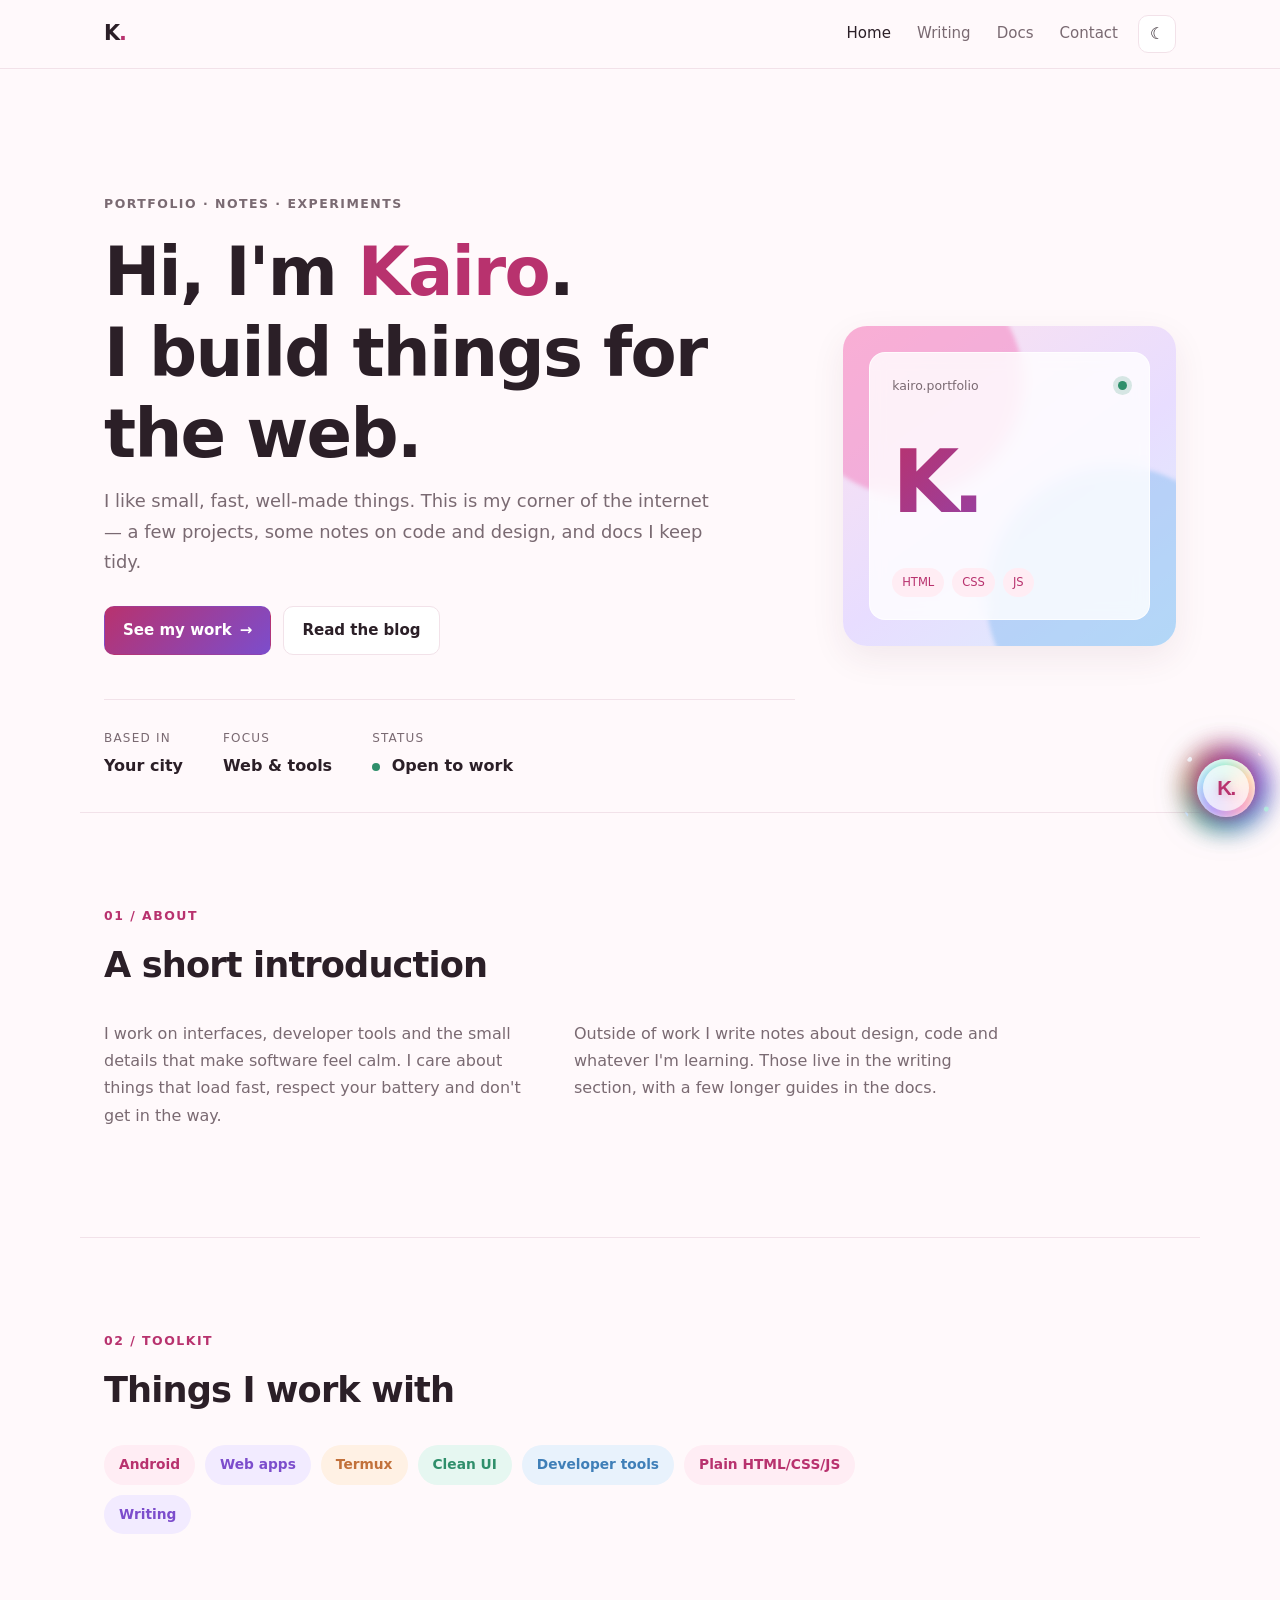
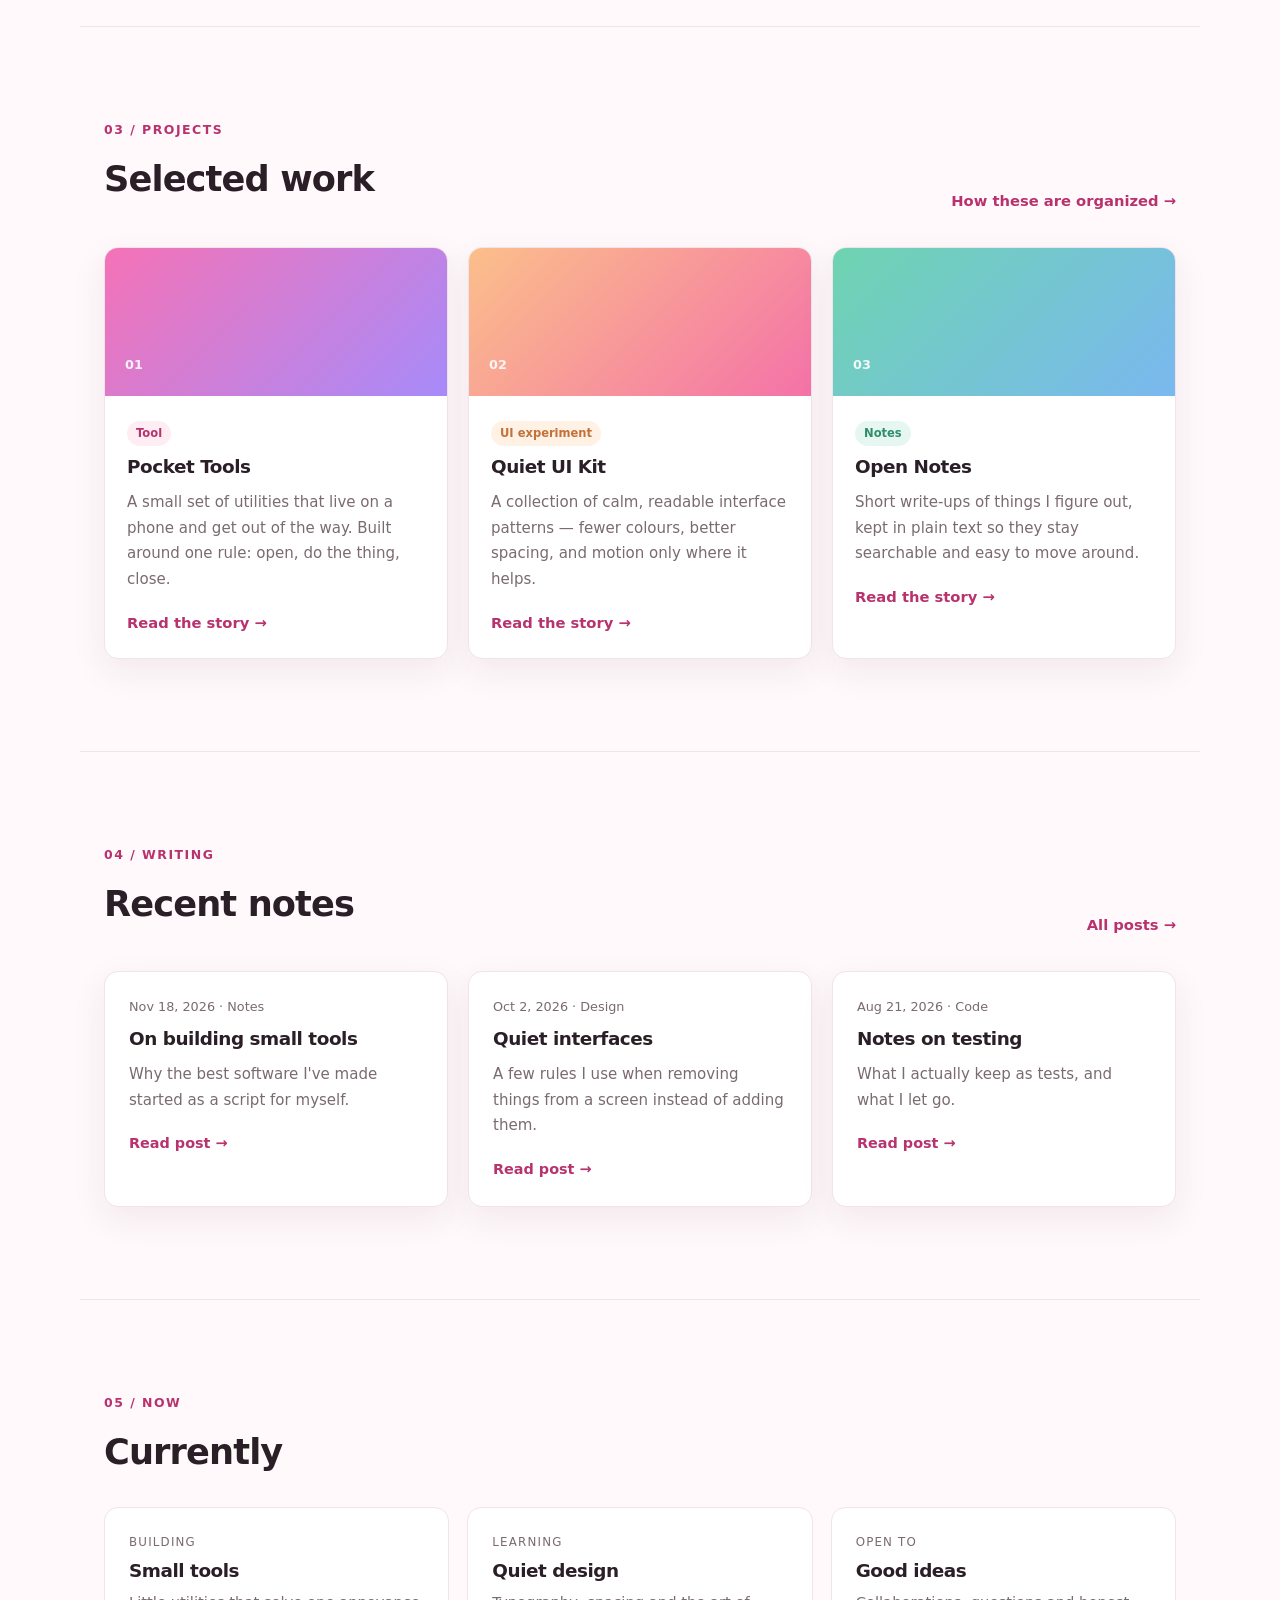
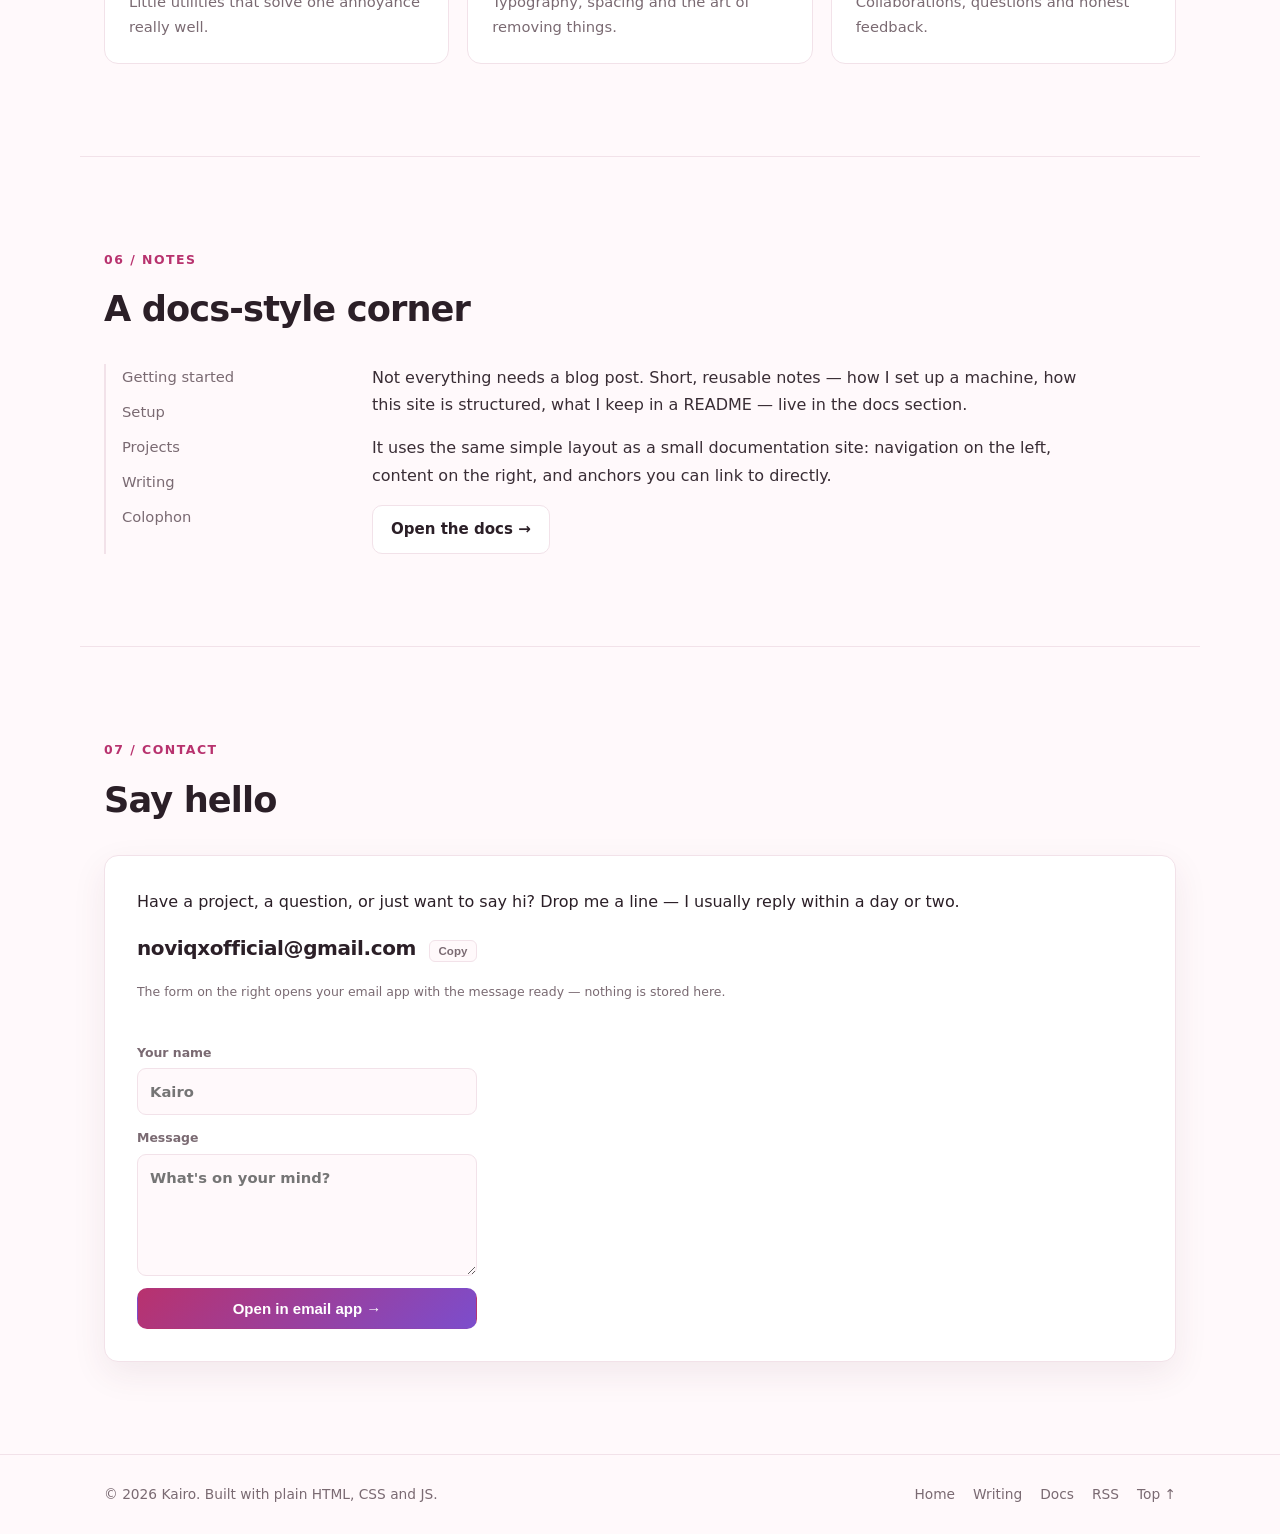
<file: index.html>
<!doctype html>
<html lang="en">
<head>
  <meta charset="utf-8">
  <meta name="viewport" content="width=device-width, initial-scale=1">
  <meta name="theme-color" content="#fff9fb">
  <link rel="icon" href="assets/icon.svg" type="image/svg+xml">
  <link rel="alternate icon" href="assets/icon-192.png" sizes="192x192">
  <link rel="manifest" href="manifest.webmanifest">
  <meta name="sw-path" content="./sw.js">
  <title>Kairo — Developer &amp; Writer</title>
  <meta name="description" content="Kairo's personal portfolio: projects, short notes on code and design, and working docs. Built with plain HTML, CSS and JS.">
  <meta property="og:type" content="website">
  <meta property="og:site_name" content="Kairo">
  <meta property="og:title" content="Kairo — Developer &amp; Writer">
  <meta property="og:description" content="Projects, notes and working docs — a small, fast corner of the web.">
  <meta property="og:url" content="https://mohitbishnoi7568-alt.github.io/kairo-portfolio/">
  <meta property="og:image" content="https://mohitbishnoi7568-alt.github.io/kairo-portfolio/assets/og-preview.png">
  <meta name="twitter:card" content="summary_large_image">
  <link rel="stylesheet" href="css/style.css">
  <script type="application/ld+json">{"@context":"https://schema.org","@type":"Person","name":"Kairo","email":"mailto:noviqxofficial@gmail.com","url":"https://mohitbishnoi7568-alt.github.io/kairo-portfolio/"}</script>
</head>
<body>
  <a class="skip-link" href="#main">Skip to content</a>

  <header class="site-header">
    <div class="wrap header-inner">
      <a class="brand" href="index.html" aria-label="Home">K<span class="brand-dot">.</span></a>
      <nav id="site-nav" class="site-nav" aria-label="Main navigation">
        <a href="index.html" aria-current="page">Home</a>
        <a href="blog.html">Writing</a>
        <a href="docs.html">Docs</a>
        <a href="#contact">Contact</a>
      </nav>
      <div class="header-actions">
        <button class="icon-button theme-toggle" id="theme-toggle" type="button" aria-label="Switch to dark theme" aria-pressed="false" title="Dark theme">☾</button>
        <button class="nav-toggle" type="button" aria-expanded="false" aria-controls="site-nav" aria-label="Open navigation">
          <span></span><span></span><span></span>
        </button>
      </div>
    </div>
  </header>

  <main id="main">
    <section class="hero wrap">
      <div class="hero-grid">
        <div>
          <p class="eyebrow">Portfolio &middot; Notes &middot; Experiments</p>
          <h1>Hi, I'm <span class="accent">Kairo</span>.<br>I build things for the web.</h1>
          <p class="lede">I like small, fast, well-made things. This is my corner of the internet — a few projects, some notes on code and design, and docs I keep tidy.</p>
          <div class="actions">
            <a class="btn primary" href="#projects">See my work <span aria-hidden="true">&rarr;</span></a>
            <a class="btn" href="blog.html">Read the blog</a>
          </div>
          <dl class="facts">
            <div><dt>Based in</dt><dd>Your city</dd></div>
            <div><dt>Focus</dt><dd>Web &amp; tools</dd></div>
            <div><dt>Status</dt><dd><span class="status-dot" aria-hidden="true"></span> Open to work</dd></div>
          </dl>
        </div>
        <div class="hero-art" aria-hidden="true">
          <div class="hero-art-card">
            <div class="hero-art-top"><span>kairo.portfolio</span><span class="hero-art-dot"></span></div>
            <div class="hero-art-mark">K.</div>
            <div class="hero-art-row"><span>HTML</span><span>CSS</span><span>JS</span></div>
          </div>
        </div>
      </div>
    </section>

    <section id="about" class="section wrap reveal">
      <div class="section-head">
        <p class="kicker">01 / About</p>
        <h2>A short introduction</h2>
      </div>
      <div class="two-col">
        <p>I work on interfaces, developer tools and the small details that make software feel calm. I care about things that load fast, respect your battery and don't get in the way.</p>
        <p>Outside of work I write notes about design, code and whatever I'm learning. Those live in the <a href="blog.html">writing section</a>, with a few longer guides in the <a href="docs.html">docs</a>.</p>
      </div>
    </section>

    <section id="skills" class="section wrap reveal">
      <div class="section-head">
        <p class="kicker">02 / Toolkit</p>
        <h2>Things I work with</h2>
      </div>
      <div class="chips">
        <span class="chip pink">Android</span>
        <span class="chip lavender">Web apps</span>
        <span class="chip peach">Termux</span>
        <span class="chip mint">Clean UI</span>
        <span class="chip sky">Developer tools</span>
        <span class="chip pink">Plain HTML/CSS/JS</span>
        <span class="chip lavender">Writing</span>
      </div>
    </section>

    <section id="projects" class="section wrap reveal">
      <div class="section-head split">
        <div>
          <p class="kicker">03 / Projects</p>
          <h2>Selected work</h2>
        </div>
        <a class="text-link" href="docs.html#projects">How these are organized &rarr;</a>
      </div>
      <div class="card-grid">
        <article class="card">
          <div class="thumb thumb-a" aria-hidden="true"><span>01</span></div>
          <div class="card-body">
            <p class="tag">Tool</p>
            <h3>Pocket Tools</h3>
            <p>A small set of utilities that live on a phone and get out of the way. Built around one rule: open, do the thing, close.</p>
            <a class="text-link" href="posts/small-tools.html">Read the story &rarr;</a>
          </div>
        </article>
        <article class="card">
          <div class="thumb thumb-b" aria-hidden="true"><span>02</span></div>
          <div class="card-body">
            <p class="tag">UI experiment</p>
            <h3>Quiet UI Kit</h3>
            <p>A collection of calm, readable interface patterns — fewer colours, better spacing, and motion only where it helps.</p>
            <a class="text-link" href="posts/quiet-interfaces.html">Read the story &rarr;</a>
          </div>
        </article>
        <article class="card">
          <div class="thumb thumb-c" aria-hidden="true"><span>03</span></div>
          <div class="card-body">
            <p class="tag">Notes</p>
            <h3>Open Notes</h3>
            <p>Short write-ups of things I figure out, kept in plain text so they stay searchable and easy to move around.</p>
            <a class="text-link" href="posts/readme.html">Read the story &rarr;</a>
          </div>
        </article>
      </div>
    </section>

    <section id="writing" class="section wrap reveal">
      <div class="section-head split">
        <div>
          <p class="kicker">04 / Writing</p>
          <h2>Recent notes</h2>
        </div>
        <a class="text-link" href="blog.html">All posts &rarr;</a>
      </div>
      <div class="post-grid">
        <a class="post-card" href="posts/small-tools.html">
          <p class="meta"><time datetime="2026-11-18">Nov 18, 2026</time> &middot; Notes</p>
          <h3>On building small tools</h3>
          <p>Why the best software I've made started as a script for myself.</p>
          <span class="read-more">Read post &rarr;</span>
        </a>
        <a class="post-card" href="posts/quiet-interfaces.html">
          <p class="meta"><time datetime="2026-10-02">Oct 2, 2026</time> &middot; Design</p>
          <h3>Quiet interfaces</h3>
          <p>A few rules I use when removing things from a screen instead of adding them.</p>
          <span class="read-more">Read post &rarr;</span>
        </a>
        <a class="post-card" href="posts/testing-notes.html">
          <p class="meta"><time datetime="2026-08-21">Aug 21, 2026</time> &middot; Code</p>
          <h3>Notes on testing</h3>
          <p>What I actually keep as tests, and what I let go.</p>
          <span class="read-more">Read post &rarr;</span>
        </a>
      </div>
    </section>

    <section id="now" class="section wrap reveal">
      <div class="section-head">
        <p class="kicker">05 / Now</p>
        <h2>Currently</h2>
      </div>
      <div class="now-grid">
        <div class="now-card"><p class="now-label">Building</p><h3>Small tools</h3><p>Little utilities that solve one annoyance really well.</p></div>
        <div class="now-card"><p class="now-label">Learning</p><h3>Quiet design</h3><p>Typography, spacing and the art of removing things.</p></div>
        <div class="now-card"><p class="now-label">Open to</p><h3>Good ideas</h3><p>Collaborations, questions and honest feedback.</p></div>
      </div>
    </section>

    <section id="notes" class="section wrap reveal">
      <div class="section-head">
        <p class="kicker">06 / Notes</p>
        <h2>A docs-style corner</h2>
      </div>
      <div class="docs-teaser">
        <aside class="docs-teaser-nav" aria-label="Section contents">
          <a href="docs.html#getting-started">Getting started</a>
          <a href="docs.html#setup">Setup</a>
          <a href="docs.html#projects">Projects</a>
          <a href="docs.html#writing">Writing</a>
          <a href="docs.html#colophon">Colophon</a>
        </aside>
        <div class="docs-teaser-body prose">
          <p>Not everything needs a blog post. Short, reusable notes — how I set up a machine, how this site is structured, what I keep in a README — live in the docs section.</p>
          <p>It uses the same simple layout as a small documentation site: navigation on the left, content on the right, and anchors you can link to directly.</p>
          <a class="btn" href="docs.html">Open the docs &rarr;</a>
        </div>
      </div>
    </section>

    <section id="contact" class="section wrap reveal">
      <div class="section-head">
        <p class="kicker">07 / Contact</p>
        <h2>Say hello</h2>
      </div>
      <div class="contact-box">
        <div>
          <p>Have a project, a question, or just want to say hi? Drop me a line — I usually reply within a day or two.</p>
          <p class="contact-mail"><a href="mailto:noviqxofficial@gmail.com">noviqxofficial@gmail.com</a> <button type="button" class="copy-btn" data-copy="noviqxofficial@gmail.com" aria-label="Copy email address">Copy</button></p>
          <p class="form-note">The form on the right opens your email app with the message ready — nothing is stored here.</p>
        </div>
        <form id="contact-form" class="contact-form">
          <label>Your name<input name="name" type="text" autocomplete="name" required placeholder="Kairo"></label>
          <label>Message<textarea name="message" rows="4" required placeholder="What's on your mind?"></textarea></label>
          <button class="btn primary" type="submit">Open in email app &rarr;</button>
        </form>
      </div>
    </section>
  </main>

  <footer class="site-footer">
    <div class="wrap footer-inner">
      <p>&copy; <span data-year>2026</span> Kairo. Built with plain HTML, CSS and JS.</p>
      <nav class="footer-links" aria-label="Footer">
        <a href="index.html">Home</a><a href="blog.html">Writing</a><a href="docs.html">Docs</a><a href="feed.xml">RSS</a><a href="#main">Top &uarr;</a>
      </nav>
    </div>
  </footer>

  <button class="to-top" id="to-top" type="button" aria-label="Back to top" title="Back to top">&uarr;</button>
  <div class="toast" id="toast" role="status" aria-live="polite"></div>
  <script src="js/main.js" defer></script>
  <script src="kairo-assistant.js" defer></script>
</body>
</html>
</file>
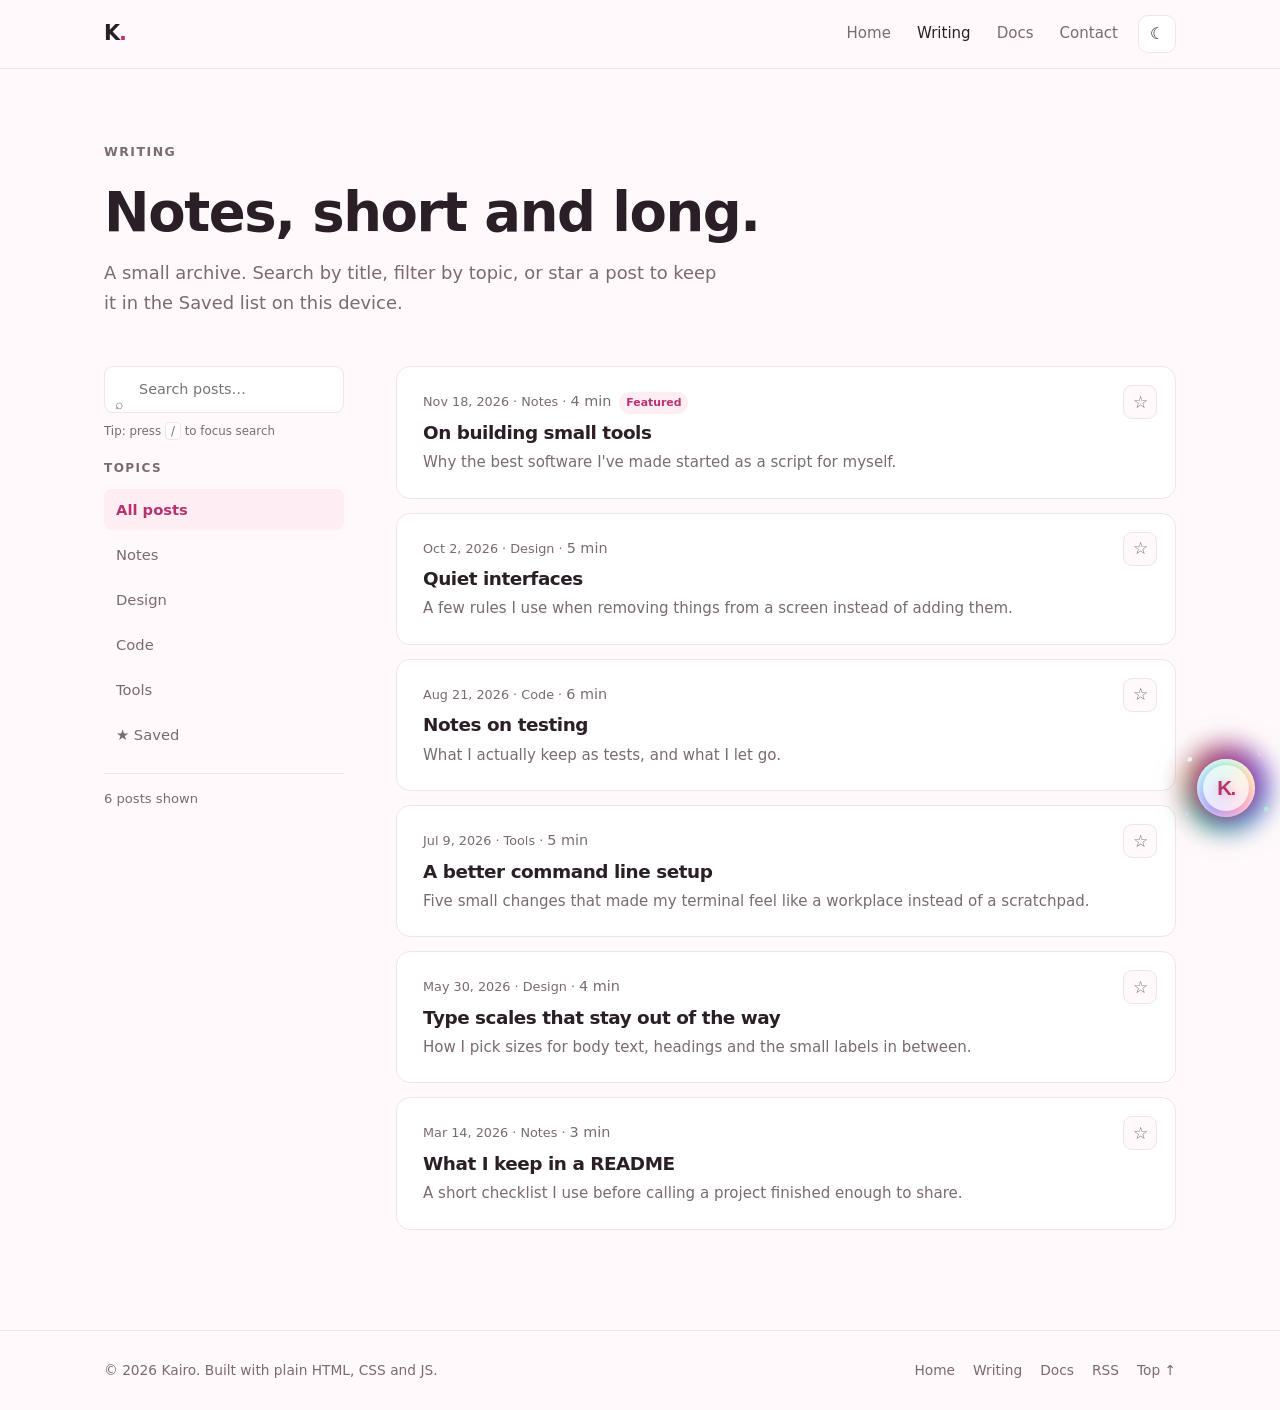
<file: blog.html>
<!doctype html>
<html lang="en">
<head>
  <meta charset="utf-8">
  <meta name="viewport" content="width=device-width, initial-scale=1">
  <meta name="theme-color" content="#fff9fb">
  <link rel="icon" href="assets/icon.svg" type="image/svg+xml">
  <link rel="alternate icon" href="assets/icon-192.png" sizes="192x192">
  <link rel="manifest" href="manifest.webmanifest">
  <meta name="sw-path" content="./sw.js">
  <title>Writing — Kairo</title>
  <meta name="description" content="Notes on code, design and small tools by Kairo. Search by topic or save posts for later.">
  <meta property="og:type" content="website">
  <meta property="og:site_name" content="Kairo">
  <meta property="og:title" content="Writing — Kairo">
  <meta property="og:description" content="Notes on code, design and small tools.">
  <meta property="og:url" content="https://mohitbishnoi7568-alt.github.io/kairo-portfolio/blog.html">
  <meta property="og:image" content="https://mohitbishnoi7568-alt.github.io/kairo-portfolio/assets/og-preview.png">
  <meta name="twitter:card" content="summary_large_image">
  <link rel="stylesheet" href="css/style.css">
  <script type="application/ld+json">{"@context":"https://schema.org","@type":"Person","name":"Kairo","email":"mailto:noviqxofficial@gmail.com","url":"https://mohitbishnoi7568-alt.github.io/kairo-portfolio/"}</script>
</head>
<body>
  <a class="skip-link" href="#main">Skip to content</a>

  <header class="site-header">
    <div class="wrap header-inner">
      <a class="brand" href="index.html" aria-label="Home">K<span class="brand-dot">.</span></a>
      <nav id="site-nav" class="site-nav" aria-label="Main navigation">
        <a href="index.html">Home</a>
        <a href="blog.html" aria-current="page">Writing</a>
        <a href="docs.html">Docs</a>
        <a href="index.html#contact">Contact</a>
      </nav>
      <div class="header-actions">
        <button class="icon-button theme-toggle" id="theme-toggle" type="button" aria-label="Switch to dark theme" aria-pressed="false" title="Dark theme">☾</button>
        <button class="nav-toggle" type="button" aria-expanded="false" aria-controls="site-nav" aria-label="Open navigation"><span></span><span></span><span></span></button>
      </div>
    </div>
  </header>

  <main id="main">
    <div class="wrap page-head">
      <p class="eyebrow">Writing</p>
      <h1>Notes, short and long.</h1>
      <p class="lede">A small archive. Search by title, filter by topic, or star a post to keep it in the Saved list on this device.</p>
    </div>

    <div class="wrap layout">
      <aside class="sidebar" aria-label="Find posts">
        <div class="search-box">
          <label class="search-icon" for="post-search" aria-hidden="true">⌕</label>
          <input class="search-input" id="post-search" type="search" placeholder="Search posts…" aria-label="Search posts" autocomplete="off">
          <p class="search-hint">Tip: press <kbd>/</kbd> to focus search</p>
        </div>
        <h2>Topics</h2>
        <div class="filter-list">
          <button class="filter-btn active" type="button" data-filter="all" aria-pressed="true">All posts</button>
          <button class="filter-btn" type="button" data-filter="notes" aria-pressed="false">Notes</button>
          <button class="filter-btn" type="button" data-filter="design" aria-pressed="false">Design</button>
          <button class="filter-btn" type="button" data-filter="code" aria-pressed="false">Code</button>
          <button class="filter-btn" type="button" data-filter="tools" aria-pressed="false">Tools</button>
          <button class="filter-btn" type="button" data-filter="saved" aria-pressed="false">★ Saved</button>
        </div>
        <p class="result-count"><span id="visible-count">6</span> posts shown</p>
      </aside>

      <div class="post-list" aria-live="polite">
        <div class="list-item" data-category="notes" data-post="small-tools" data-search="on building small tools notes scripts tools small useful">
          <a class="list-item-link" href="posts/small-tools.html">
            <p class="meta"><time datetime="2026-11-18">Nov 18, 2026</time> &middot; Notes &middot; <span class="read-time">4 min</span><span class="featured">Featured</span></p>
            <h3>On building small tools</h3>
            <p>Why the best software I've made started as a script for myself.</p>
          </a>
          <button class="save-btn" type="button" data-save="small-tools" aria-label="Save for later" aria-pressed="false">☆</button>
        </div>
        <div class="list-item" data-category="design" data-post="quiet-interfaces" data-search="quiet interfaces design removing elements calm typography colour">
          <a class="list-item-link" href="posts/quiet-interfaces.html">
            <p class="meta"><time datetime="2026-10-02">Oct 2, 2026</time> &middot; Design &middot; <span class="read-time">5 min</span></p>
            <h3>Quiet interfaces</h3>
            <p>A few rules I use when removing things from a screen instead of adding them.</p>
          </a>
          <button class="save-btn" type="button" data-save="quiet-interfaces" aria-label="Save for later" aria-pressed="false">☆</button>
        </div>
        <div class="list-item" data-category="code" data-post="testing-notes" data-search="notes on testing code tests regression what to keep">
          <a class="list-item-link" href="posts/testing-notes.html">
            <p class="meta"><time datetime="2026-08-21">Aug 21, 2026</time> &middot; Code &middot; <span class="read-time">6 min</span></p>
            <h3>Notes on testing</h3>
            <p>What I actually keep as tests, and what I let go.</p>
          </a>
          <button class="save-btn" type="button" data-save="testing-notes" aria-label="Save for later" aria-pressed="false">☆</button>
        </div>
        <div class="list-item" data-category="tools" data-post="cli-setup" data-search="a better command line setup tools terminal aliases prompt history">
          <a class="list-item-link" href="posts/cli-setup.html">
            <p class="meta"><time datetime="2026-07-09">Jul 9, 2026</time> &middot; Tools &middot; <span class="read-time">5 min</span></p>
            <h3>A better command line setup</h3>
            <p>Five small changes that made my terminal feel like a workplace instead of a scratchpad.</p>
          </a>
          <button class="save-btn" type="button" data-save="cli-setup" aria-label="Save for later" aria-pressed="false">☆</button>
        </div>
        <div class="list-item" data-category="design" data-post="type-scales" data-search="type scales that stay out of the way design font sizes typography rhythm">
          <a class="list-item-link" href="posts/type-scales.html">
            <p class="meta"><time datetime="2026-05-30">May 30, 2026</time> &middot; Design &middot; <span class="read-time">4 min</span></p>
            <h3>Type scales that stay out of the way</h3>
            <p>How I pick sizes for body text, headings and the small labels in between.</p>
          </a>
          <button class="save-btn" type="button" data-save="type-scales" aria-label="Save for later" aria-pressed="false">☆</button>
        </div>
        <div class="list-item" data-category="notes" data-post="readme" data-search="what i keep in a readme notes documentation handoff">
          <a class="list-item-link" href="posts/readme.html">
            <p class="meta"><time datetime="2026-03-14">Mar 14, 2026</time> &middot; Notes &middot; <span class="read-time">3 min</span></p>
            <h3>What I keep in a README</h3>
            <p>A short checklist I use before calling a project finished enough to share.</p>
          </a>
          <button class="save-btn" type="button" data-save="readme" aria-label="Save for later" aria-pressed="false">☆</button>
        </div>
      </div>
      <div class="empty-state" id="empty-state" hidden>No posts match that search. Try another word or a different topic.</div>
    </div>
  </main>

  <footer class="site-footer">
    <div class="wrap footer-inner">
      <p>&copy; <span data-year>2026</span> Kairo. Built with plain HTML, CSS and JS.</p>
      <nav class="footer-links" aria-label="Footer">
        <a href="index.html">Home</a><a href="blog.html">Writing</a><a href="docs.html">Docs</a><a href="feed.xml">RSS</a><a href="#main">Top &uarr;</a>
      </nav>
    </div>
  </footer>

  <button class="to-top" id="to-top" type="button" aria-label="Back to top" title="Back to top">&uarr;</button>
  <div class="toast" id="toast" role="status" aria-live="polite"></div>
  <script src="js/main.js" defer></script>
  <script src="kairo-assistant.js" defer></script>
</body>
</html>
</file>
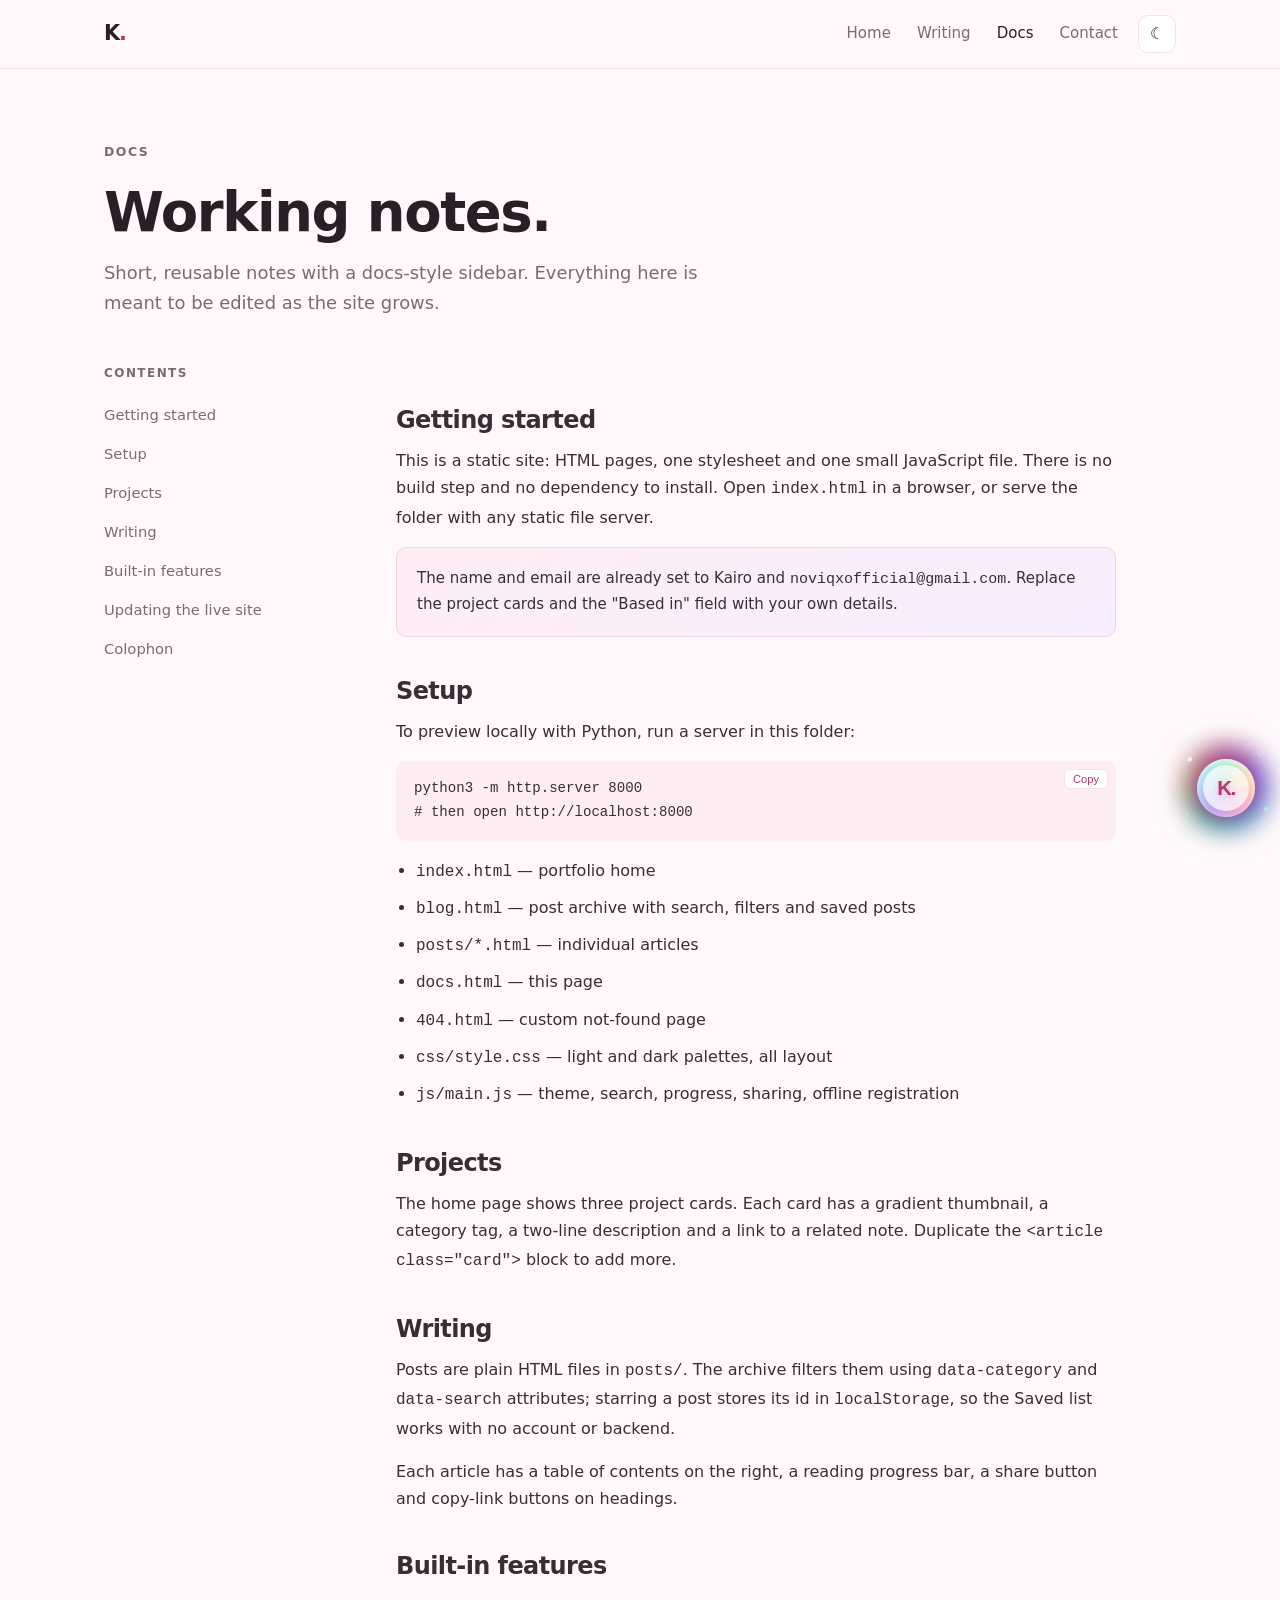
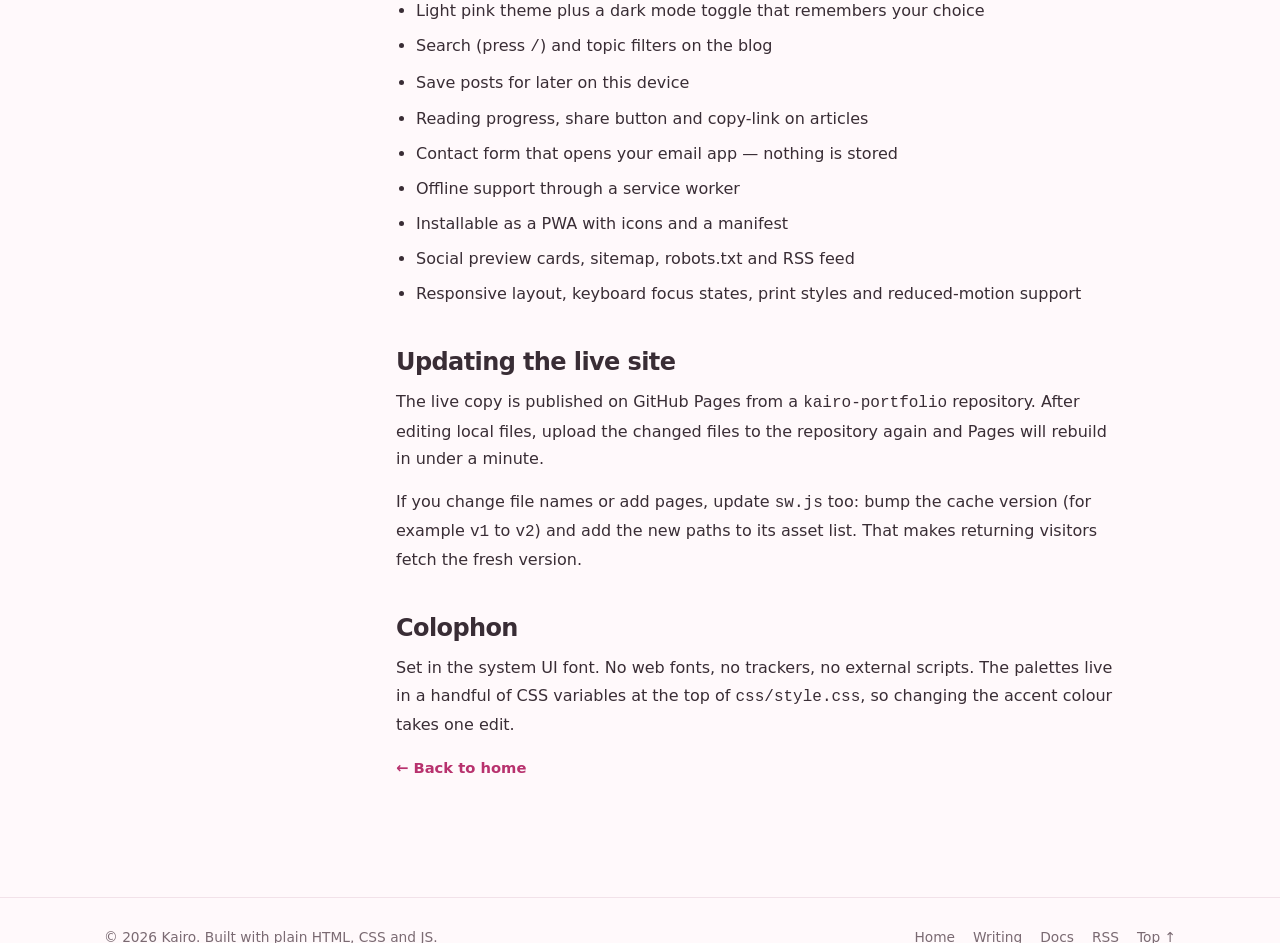
<file: docs.html>
<!doctype html>
<html lang="en">
<head>
  <meta charset="utf-8">
  <meta name="viewport" content="width=device-width, initial-scale=1">
  <meta name="theme-color" content="#fff9fb">
  <link rel="icon" href="assets/icon.svg" type="image/svg+xml">
  <link rel="alternate icon" href="assets/icon-192.png" sizes="192x192">
  <link rel="manifest" href="manifest.webmanifest">
  <meta name="sw-path" content="./sw.js">
  <title>Docs — Kairo</title>
  <meta name="description" content="Working notes on how this site is built and maintained — setup, projects, writing and colophon.">
  <meta property="og:type" content="website">
  <meta property="og:site_name" content="Kairo">
  <meta property="og:title" content="Docs — Kairo">
  <meta property="og:description" content="Working notes on how this site is built and maintained.">
  <meta property="og:url" content="https://mohitbishnoi7568-alt.github.io/kairo-portfolio/docs.html">
  <meta property="og:image" content="https://mohitbishnoi7568-alt.github.io/kairo-portfolio/assets/og-preview.png">
  <meta name="twitter:card" content="summary_large_image">
  <link rel="stylesheet" href="css/style.css">
  <script type="application/ld+json">{"@context":"https://schema.org","@type":"Person","name":"Kairo","email":"mailto:noviqxofficial@gmail.com","url":"https://mohitbishnoi7568-alt.github.io/kairo-portfolio/"}</script>
</head>
<body>
  <a class="skip-link" href="#main">Skip to content</a>

  <header class="site-header">
    <div class="wrap header-inner">
      <a class="brand" href="index.html" aria-label="Home">K<span class="brand-dot">.</span></a>
      <nav id="site-nav" class="site-nav" aria-label="Main navigation">
        <a href="index.html">Home</a>
        <a href="blog.html">Writing</a>
        <a href="docs.html" aria-current="page">Docs</a>
        <a href="index.html#contact">Contact</a>
      </nav>
      <div class="header-actions">
        <button class="icon-button theme-toggle" id="theme-toggle" type="button" aria-label="Switch to dark theme" aria-pressed="false" title="Dark theme">☾</button>
        <button class="nav-toggle" type="button" aria-expanded="false" aria-controls="site-nav" aria-label="Open navigation"><span></span><span></span><span></span></button>
      </div>
    </div>
  </header>

  <main id="main">
    <div class="wrap page-head">
      <p class="eyebrow">Docs</p>
      <h1>Working notes.</h1>
      <p class="lede">Short, reusable notes with a docs-style sidebar. Everything here is meant to be edited as the site grows.</p>
    </div>

    <div class="wrap docs-layout">
      <nav class="docs-nav" aria-label="Documentation sections">
        <h2>Contents</h2>
        <ul>
          <li><a href="#getting-started">Getting started</a></li>
          <li><a href="#setup">Setup</a></li>
          <li><a href="#projects">Projects</a></li>
          <li><a href="#writing">Writing</a></li>
          <li><a href="#features">Built-in features</a></li>
          <li><a href="#updating">Updating the live site</a></li>
          <li><a href="#colophon">Colophon</a></li>
        </ul>
      </nav>

      <div class="docs-content prose">
        <section id="getting-started">
          <h2>Getting started</h2>
          <p>This is a static site: HTML pages, one stylesheet and one small JavaScript file. There is no build step and no dependency to install. Open <code>index.html</code> in a browser, or serve the folder with any static file server.</p>
          <div class="note">The name and email are already set to Kairo and <code>noviqxofficial@gmail.com</code>. Replace the project cards and the "Based in" field with your own details.</div>
        </section>

        <section id="setup">
          <h2>Setup</h2>
          <p>To preview locally with Python, run a server in this folder:</p>
          <pre><code>python3 -m http.server 8000
# then open http://localhost:8000</code><button class="copy-code" type="button" aria-label="Copy code">Copy</button></pre>
          <ul>
            <li><code>index.html</code> — portfolio home</li>
            <li><code>blog.html</code> — post archive with search, filters and saved posts</li>
            <li><code>posts/*.html</code> — individual articles</li>
            <li><code>docs.html</code> — this page</li>
            <li><code>404.html</code> — custom not-found page</li>
            <li><code>css/style.css</code> — light and dark palettes, all layout</li>
            <li><code>js/main.js</code> — theme, search, progress, sharing, offline registration</li>
          </ul>
        </section>

        <section id="projects">
          <h2>Projects</h2>
          <p>The home page shows three project cards. Each card has a gradient thumbnail, a category tag, a two-line description and a link to a related note. Duplicate the <code>&lt;article class="card"&gt;</code> block to add more.</p>
        </section>

        <section id="writing">
          <h2>Writing</h2>
          <p>Posts are plain HTML files in <code>posts/</code>. The archive filters them using <code>data-category</code> and <code>data-search</code> attributes; starring a post stores its id in <code>localStorage</code>, so the Saved list works with no account or backend.</p>
          <p>Each article has a table of contents on the right, a reading progress bar, a share button and copy-link buttons on headings.</p>
        </section>

        <section id="features">
          <h2>Built-in features</h2>
          <ul>
            <li>Light pink theme plus a dark mode toggle that remembers your choice</li>
            <li>Search (press <kbd>/</kbd>) and topic filters on the blog</li>
            <li>Save posts for later on this device</li>
            <li>Reading progress, share button and copy-link on articles</li>
            <li>Contact form that opens your email app — nothing is stored</li>
            <li>Offline support through a service worker</li>
            <li>Installable as a PWA with icons and a manifest</li>
            <li>Social preview cards, sitemap, robots.txt and RSS feed</li>
            <li>Responsive layout, keyboard focus states, print styles and reduced-motion support</li>
          </ul>
        </section>

        <section id="updating">
          <h2>Updating the live site</h2>
          <p>The live copy is published on GitHub Pages from a <code>kairo-portfolio</code> repository. After editing local files, upload the changed files to the repository again and Pages will rebuild in under a minute.</p>
          <p>If you change file names or add pages, update <code>sw.js</code> too: bump the cache version (for example <code>v1</code> to <code>v2</code>) and add the new paths to its asset list. That makes returning visitors fetch the fresh version.</p>
        </section>

        <section id="colophon">
          <h2>Colophon</h2>
          <p>Set in the system UI font. No web fonts, no trackers, no external scripts. The palettes live in a handful of CSS variables at the top of <code>css/style.css</code>, so changing the accent colour takes one edit.</p>
          <p><a class="text-link" href="index.html">&larr; Back to home</a></p>
        </section>
      </div>
    </div>
  </main>

  <footer class="site-footer">
    <div class="wrap footer-inner">
      <p>&copy; <span data-year>2026</span> Kairo. Built with plain HTML, CSS and JS.</p>
      <nav class="footer-links" aria-label="Footer">
        <a href="index.html">Home</a><a href="blog.html">Writing</a><a href="docs.html">Docs</a><a href="feed.xml">RSS</a><a href="#main">Top &uarr;</a>
      </nav>
    </div>
  </footer>

  <button class="to-top" id="to-top" type="button" aria-label="Back to top" title="Back to top">&uarr;</button>
  <div class="toast" id="toast" role="status" aria-live="polite"></div>
  <script src="js/main.js" defer></script>
  <script src="kairo-assistant.js" defer></script>
</body>
</html>
</file>
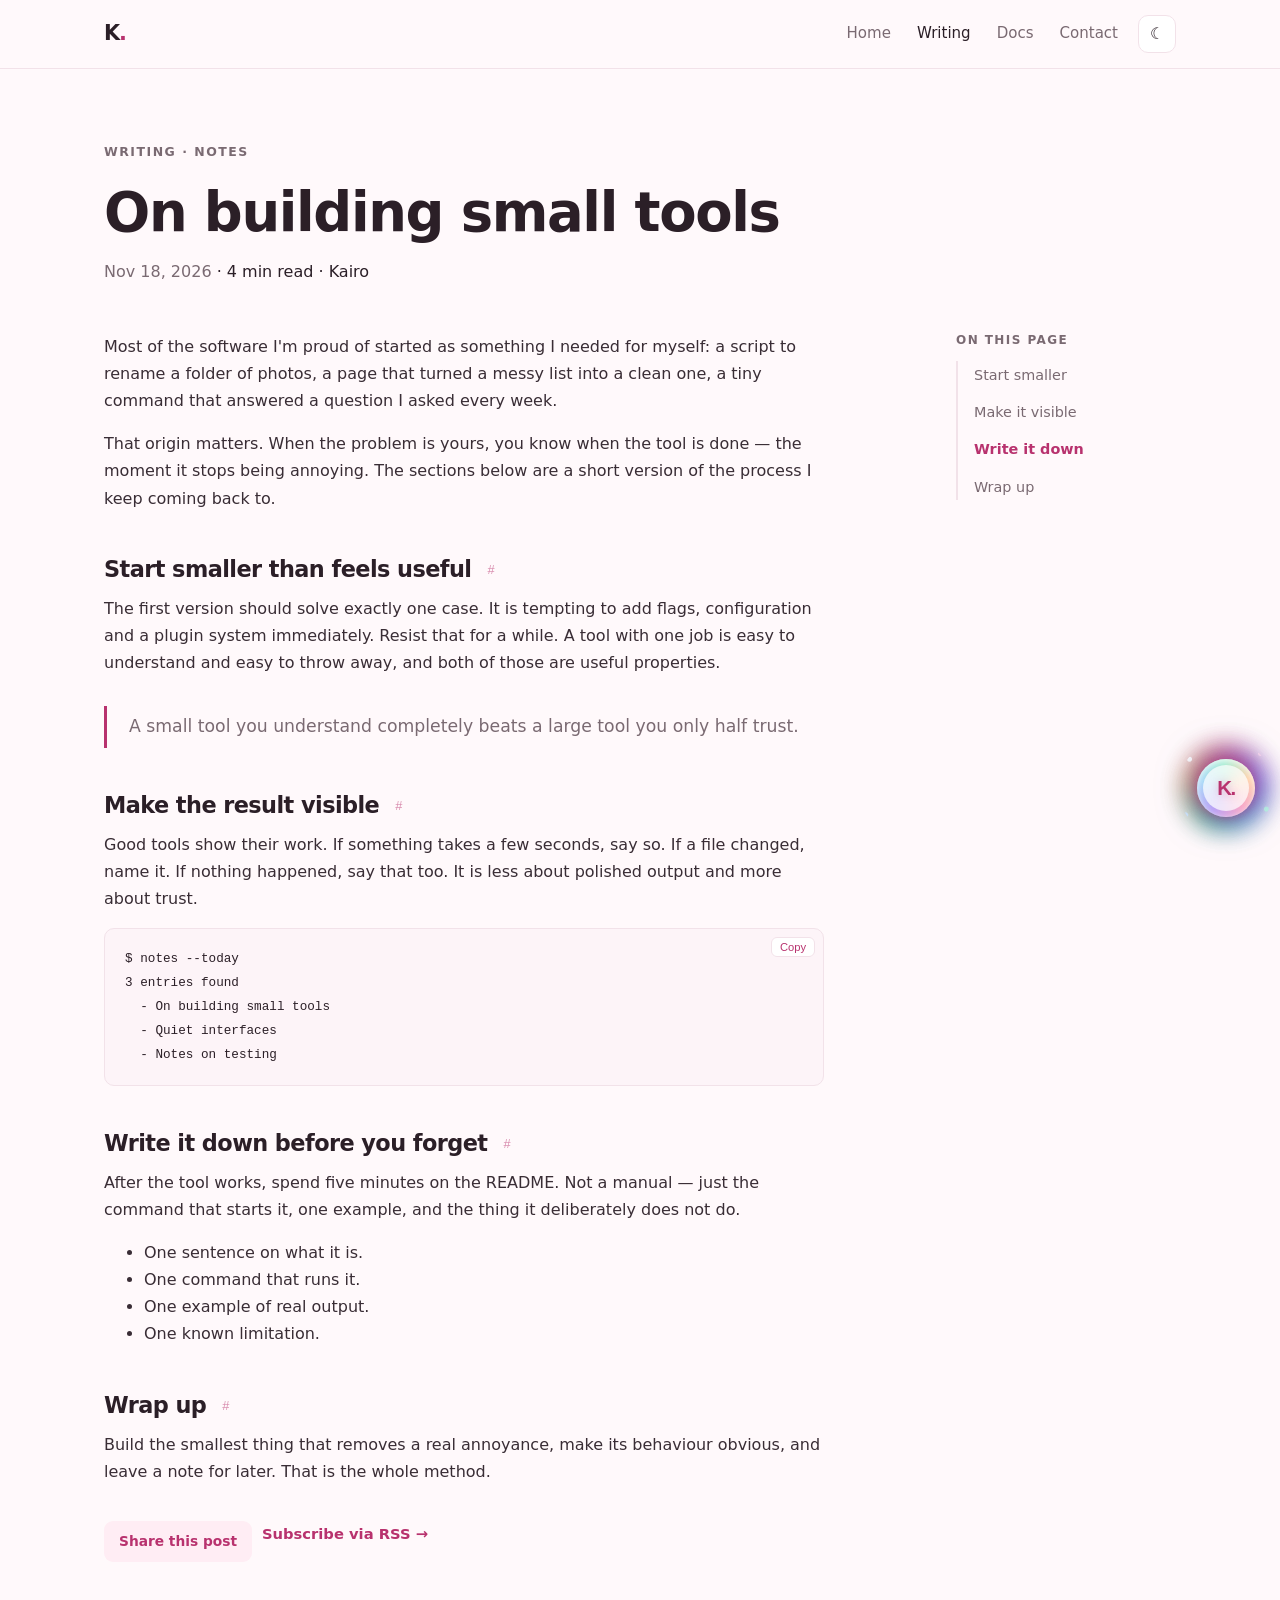
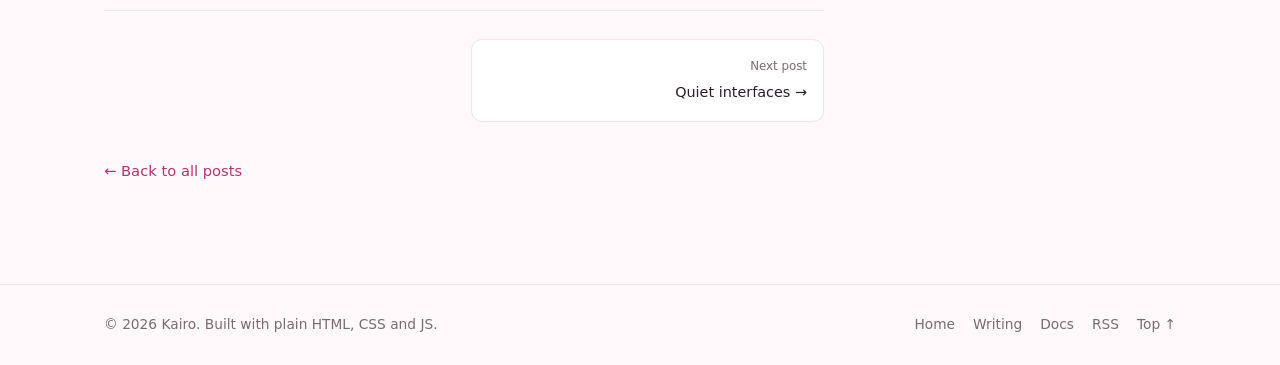
<file: post.html>
<!doctype html>
<html lang="en">
<head>
  <meta charset="utf-8">
  <meta name="viewport" content="width=device-width, initial-scale=1">
  <meta name="robots" content="noindex">
  <title>On building small tools — Kairo</title>
  <link rel="canonical" href="https://mohitbishnoi7568-alt.github.io/kairo-portfolio/posts/small-tools.html">
  <meta http-equiv="refresh" content="0; url=posts/small-tools.html">
  <style>body{font-family:system-ui,sans-serif;background:#fff9fb;color:#2b1f27;padding:3rem;text-align:center}a{color:#b8326e}</style>
</head>
<body>
  <p>This post moved. <a href="posts/small-tools.html">Continue reading →</a></p>
  <script>location.replace('posts/small-tools.html');</script>
</body>
</html>
</file>
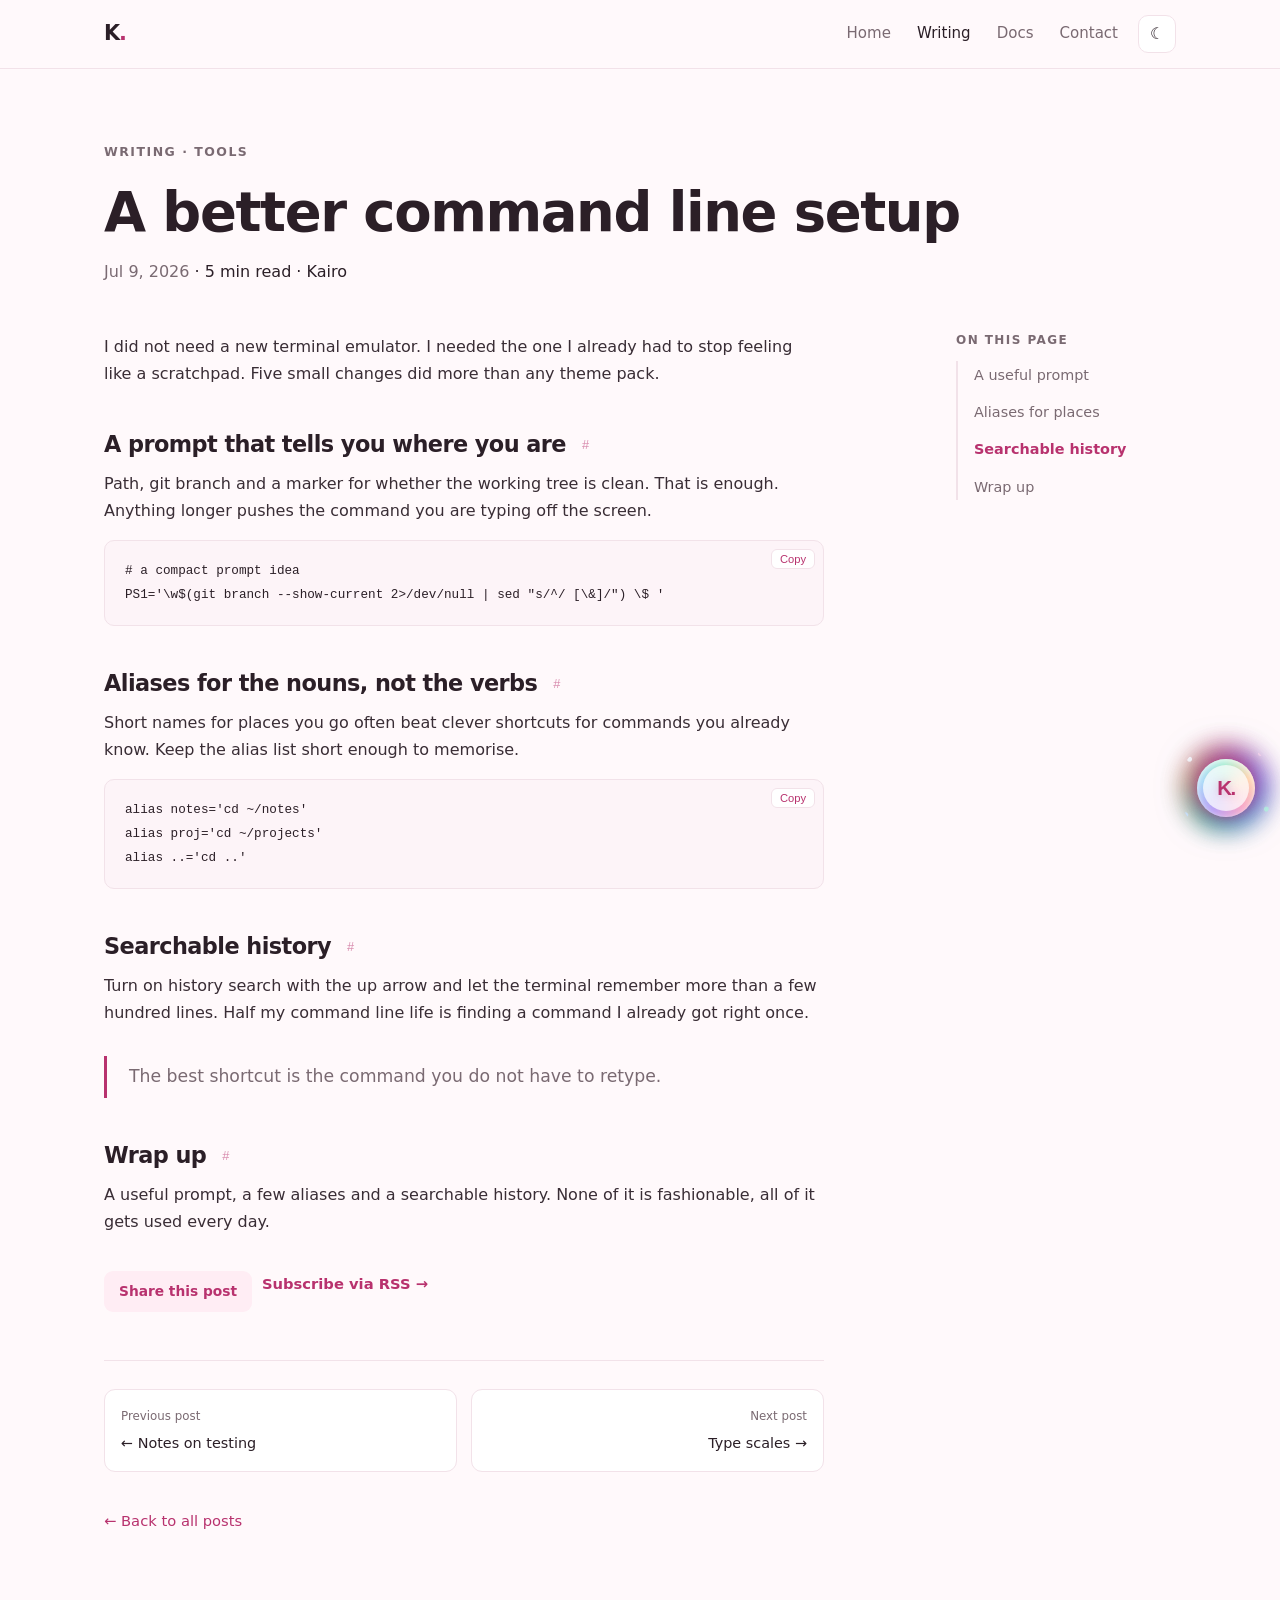
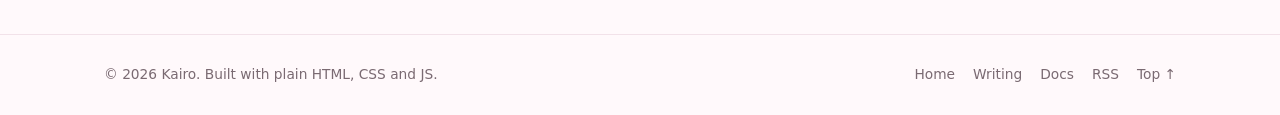
<file: posts/cli-setup.html>
<!doctype html>
<html lang="en">
<head>
  <meta charset="utf-8">
  <meta name="viewport" content="width=device-width, initial-scale=1">
  <meta name="theme-color" content="#fff9fb">
  <link rel="icon" href="../assets/icon.svg" type="image/svg+xml">
  <link rel="manifest" href="../manifest.webmanifest">
  <meta name="sw-path" content="../sw.js">
  <title>A better command line setup — Kairo</title>
  <meta name="description" content="Five small changes that made my terminal feel like a workplace instead of a scratchpad.">
  <meta property="og:type" content="article">
  <meta property="og:site_name" content="Kairo">
  <meta property="og:title" content="A better command line setup — Kairo">
  <meta property="og:description" content="Five small changes that made my terminal feel like a workplace instead of a scratchpad.">
  <meta property="og:url" content="https://mohitbishnoi7568-alt.github.io/kairo-portfolio/posts/cli-setup.html">
  <meta property="og:image" content="https://mohitbishnoi7568-alt.github.io/kairo-portfolio/assets/og-preview.png">
  <meta name="twitter:card" content="summary_large_image">
  <link rel="stylesheet" href="../css/style.css">
  <script type="application/ld+json">{"@context":"https://schema.org","@type":"Article","headline":"A better command line setup","datePublished":"2026-07-09","author":{"@type":"Person","name":"Kairo"},"mainEntityOfPage":"https://mohitbishnoi7568-alt.github.io/kairo-portfolio/posts/cli-setup.html"}</script>
</head>
<body>
  <a class="skip-link" href="#main">Skip to content</a>
  <div class="progress" aria-hidden="true"><span class="progress-bar" id="progress-bar"></span></div>

  <header class="site-header">
    <div class="wrap header-inner">
      <a class="brand" href="../index.html" aria-label="Home">K<span class="brand-dot">.</span></a>
      <nav id="site-nav" class="site-nav" aria-label="Main navigation">
        <a href="../index.html">Home</a><a href="../blog.html" aria-current="page">Writing</a><a href="../docs.html">Docs</a><a href="../index.html#contact">Contact</a>
      </nav>
      <div class="header-actions">
        <button class="icon-button theme-toggle" id="theme-toggle" type="button" aria-label="Switch to dark theme" aria-pressed="false" title="Dark theme">☾</button>
        <button class="nav-toggle" type="button" aria-expanded="false" aria-controls="site-nav" aria-label="Open navigation"><span></span><span></span><span></span></button>
      </div>
    </div>
  </header>

  <main id="main">
    <div class="wrap page-head">
      <p class="eyebrow"><a href="../blog.html">Writing</a> &middot; Tools</p>
      <h1>A better command line setup</h1>
      <p class="byline"><time datetime="2026-07-09">Jul 9, 2026</time> &middot; 5 min read &middot; Kairo</p>
    </div>

    <div class="wrap article-layout">
      <article class="article">
        <p>I did not need a new terminal emulator. I needed the one I already had to stop feeling like a scratchpad. Five small changes did more than any theme pack.</p>

        <h2 id="prompt">A prompt that tells you where you are <button class="anchor-copy" type="button" data-anchor="prompt" aria-label="Copy link to this section">#</button></h2>
        <p>Path, git branch and a marker for whether the working tree is clean. That is enough. Anything longer pushes the command you are typing off the screen.</p>
        <pre><code># a compact prompt idea
PS1='\w$(git branch --show-current 2&gt;/dev/null | sed "s/^/ [\&]/") \$ '</code><button class="copy-code" type="button" aria-label="Copy code">Copy</button></pre>

        <h2 id="aliases">Aliases for the nouns, not the verbs <button class="anchor-copy" type="button" data-anchor="aliases" aria-label="Copy link to this section">#</button></h2>
        <p>Short names for places you go often beat clever shortcuts for commands you already know. Keep the alias list short enough to memorise.</p>
        <pre><code>alias notes='cd ~/notes'
alias proj='cd ~/projects'
alias ..='cd ..'</code><button class="copy-code" type="button" aria-label="Copy code">Copy</button></pre>

        <h2 id="history">Searchable history <button class="anchor-copy" type="button" data-anchor="history" aria-label="Copy link to this section">#</button></h2>
        <p>Turn on history search with the up arrow and let the terminal remember more than a few hundred lines. Half my command line life is finding a command I already got right once.</p>
        <blockquote>The best shortcut is the command you do not have to retype.</blockquote>

        <h2 id="wrap-up">Wrap up <button class="anchor-copy" type="button" data-anchor="wrap-up" aria-label="Copy link to this section">#</button></h2>
        <p>A useful prompt, a few aliases and a searchable history. None of it is fashionable, all of it gets used every day.</p>

        <div class="share-row">
          <button class="share-btn" id="share-post" type="button">Share this post</button>
          <a class="text-link" href="../feed.xml">Subscribe via RSS &rarr;</a>
        </div>

        <nav class="post-nav" aria-label="More posts">
          <a href="testing-notes.html"><span>Previous post</span>&larr; Notes on testing</a>
          <a href="type-scales.html"><span>Next post</span>Type scales &rarr;</a>
        </nav>
        <a class="back-link" href="../blog.html">&larr; Back to all posts</a>
      </article>

      <aside class="toc" aria-label="On this page">
        <h2>On this page</h2>
        <ul>
          <li><a href="#prompt">A useful prompt</a></li>
          <li><a href="#aliases">Aliases for places</a></li>
          <li><a href="#history">Searchable history</a></li>
          <li><a href="#wrap-up">Wrap up</a></li>
        </ul>
      </aside>
    </div>
  </main>

  <footer class="site-footer">
    <div class="wrap footer-inner">
      <p>&copy; <span data-year>2026</span> Kairo. Built with plain HTML, CSS and JS.</p>
      <nav class="footer-links" aria-label="Footer"><a href="../index.html">Home</a><a href="../blog.html">Writing</a><a href="../docs.html">Docs</a><a href="../feed.xml">RSS</a><a href="#main">Top &uarr;</a></nav>
    </div>
  </footer>

  <button class="to-top" id="to-top" type="button" aria-label="Back to top" title="Back to top">&uarr;</button>
  <div class="toast" id="toast" role="status" aria-live="polite"></div>
  <script src="../js/main.js" defer></script>
  <script src="../kairo-assistant.js" defer></script>
</body>
</html>
</file>
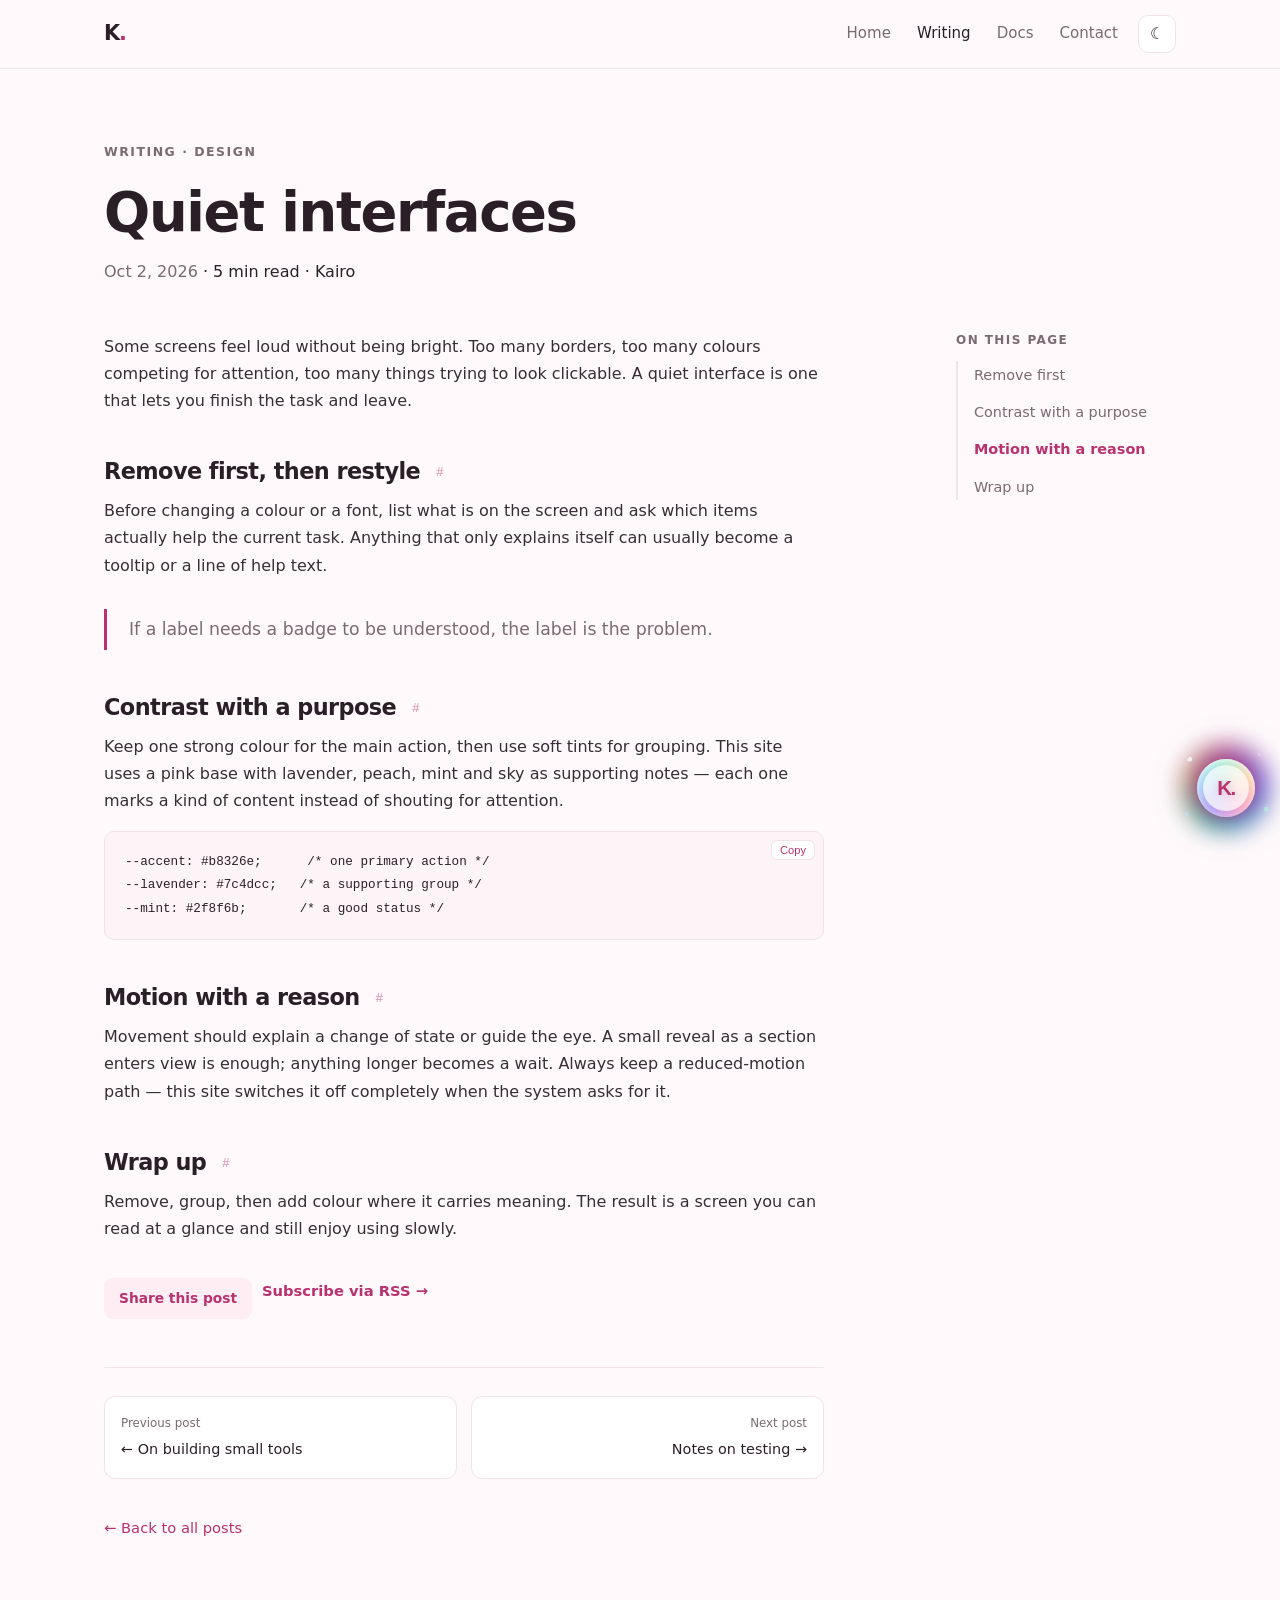
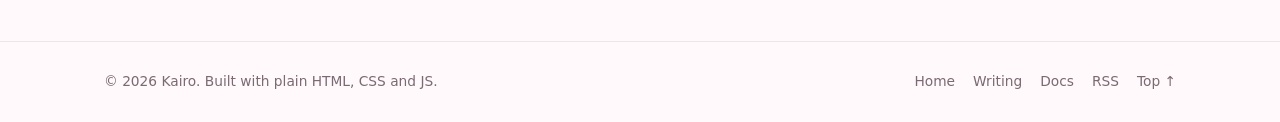
<file: posts/quiet-interfaces.html>
<!doctype html>
<html lang="en">
<head>
  <meta charset="utf-8">
  <meta name="viewport" content="width=device-width, initial-scale=1">
  <meta name="theme-color" content="#fff9fb">
  <link rel="icon" href="../assets/icon.svg" type="image/svg+xml">
  <link rel="manifest" href="../manifest.webmanifest">
  <meta name="sw-path" content="../sw.js">
  <title>Quiet interfaces — Kairo</title>
  <meta name="description" content="A few rules I use when removing things from a screen instead of adding them.">
  <meta property="og:type" content="article">
  <meta property="og:site_name" content="Kairo">
  <meta property="og:title" content="Quiet interfaces — Kairo">
  <meta property="og:description" content="A few rules I use when removing things from a screen instead of adding them.">
  <meta property="og:url" content="https://mohitbishnoi7568-alt.github.io/kairo-portfolio/posts/quiet-interfaces.html">
  <meta property="og:image" content="https://mohitbishnoi7568-alt.github.io/kairo-portfolio/assets/og-preview.png">
  <meta name="twitter:card" content="summary_large_image">
  <link rel="stylesheet" href="../css/style.css">
  <script type="application/ld+json">{"@context":"https://schema.org","@type":"Article","headline":"Quiet interfaces","datePublished":"2026-10-02","author":{"@type":"Person","name":"Kairo"},"mainEntityOfPage":"https://mohitbishnoi7568-alt.github.io/kairo-portfolio/posts/quiet-interfaces.html"}</script>
</head>
<body>
  <a class="skip-link" href="#main">Skip to content</a>
  <div class="progress" aria-hidden="true"><span class="progress-bar" id="progress-bar"></span></div>

  <header class="site-header">
    <div class="wrap header-inner">
      <a class="brand" href="../index.html" aria-label="Home">K<span class="brand-dot">.</span></a>
      <nav id="site-nav" class="site-nav" aria-label="Main navigation">
        <a href="../index.html">Home</a><a href="../blog.html" aria-current="page">Writing</a><a href="../docs.html">Docs</a><a href="../index.html#contact">Contact</a>
      </nav>
      <div class="header-actions">
        <button class="icon-button theme-toggle" id="theme-toggle" type="button" aria-label="Switch to dark theme" aria-pressed="false" title="Dark theme">☾</button>
        <button class="nav-toggle" type="button" aria-expanded="false" aria-controls="site-nav" aria-label="Open navigation"><span></span><span></span><span></span></button>
      </div>
    </div>
  </header>

  <main id="main">
    <div class="wrap page-head">
      <p class="eyebrow"><a href="../blog.html">Writing</a> &middot; Design</p>
      <h1>Quiet interfaces</h1>
      <p class="byline"><time datetime="2026-10-02">Oct 2, 2026</time> &middot; 5 min read &middot; Kairo</p>
    </div>

    <div class="wrap article-layout">
      <article class="article">
        <p>Some screens feel loud without being bright. Too many borders, too many colours competing for attention, too many things trying to look clickable. A quiet interface is one that lets you finish the task and leave.</p>

        <h2 id="remove-first">Remove first, then restyle <button class="anchor-copy" type="button" data-anchor="remove-first" aria-label="Copy link to this section">#</button></h2>
        <p>Before changing a colour or a font, list what is on the screen and ask which items actually help the current task. Anything that only explains itself can usually become a tooltip or a line of help text.</p>
        <blockquote>If a label needs a badge to be understood, the label is the problem.</blockquote>

        <h2 id="contrast-calm">Contrast with a purpose <button class="anchor-copy" type="button" data-anchor="contrast-calm" aria-label="Copy link to this section">#</button></h2>
        <p>Keep one strong colour for the main action, then use soft tints for grouping. This site uses a pink base with lavender, peach, mint and sky as supporting notes — each one marks a kind of content instead of shouting for attention.</p>
        <pre><code>--accent: #b8326e;      /* one primary action */
--lavender: #7c4dcc;   /* a supporting group */
--mint: #2f8f6b;       /* a good status */</code><button class="copy-code" type="button" aria-label="Copy code">Copy</button></pre>

        <h2 id="motion-reason">Motion with a reason <button class="anchor-copy" type="button" data-anchor="motion-reason" aria-label="Copy link to this section">#</button></h2>
        <p>Movement should explain a change of state or guide the eye. A small reveal as a section enters view is enough; anything longer becomes a wait. Always keep a reduced-motion path — this site switches it off completely when the system asks for it.</p>

        <h2 id="wrap-up">Wrap up <button class="anchor-copy" type="button" data-anchor="wrap-up" aria-label="Copy link to this section">#</button></h2>
        <p>Remove, group, then add colour where it carries meaning. The result is a screen you can read at a glance and still enjoy using slowly.</p>

        <div class="share-row">
          <button class="share-btn" id="share-post" type="button">Share this post</button>
          <a class="text-link" href="../feed.xml">Subscribe via RSS &rarr;</a>
        </div>

        <nav class="post-nav" aria-label="More posts">
          <a href="small-tools.html"><span>Previous post</span>&larr; On building small tools</a>
          <a href="testing-notes.html"><span>Next post</span>Notes on testing &rarr;</a>
        </nav>
        <a class="back-link" href="../blog.html">&larr; Back to all posts</a>
      </article>

      <aside class="toc" aria-label="On this page">
        <h2>On this page</h2>
        <ul>
          <li><a href="#remove-first">Remove first</a></li>
          <li><a href="#contrast-calm">Contrast with a purpose</a></li>
          <li><a href="#motion-reason">Motion with a reason</a></li>
          <li><a href="#wrap-up">Wrap up</a></li>
        </ul>
      </aside>
    </div>
  </main>

  <footer class="site-footer">
    <div class="wrap footer-inner">
      <p>&copy; <span data-year>2026</span> Kairo. Built with plain HTML, CSS and JS.</p>
      <nav class="footer-links" aria-label="Footer"><a href="../index.html">Home</a><a href="../blog.html">Writing</a><a href="../docs.html">Docs</a><a href="../feed.xml">RSS</a><a href="#main">Top &uarr;</a></nav>
    </div>
  </footer>

  <button class="to-top" id="to-top" type="button" aria-label="Back to top" title="Back to top">&uarr;</button>
  <div class="toast" id="toast" role="status" aria-live="polite"></div>
  <script src="../js/main.js" defer></script>
  <script src="../kairo-assistant.js" defer></script>
</body>
</html>
</file>
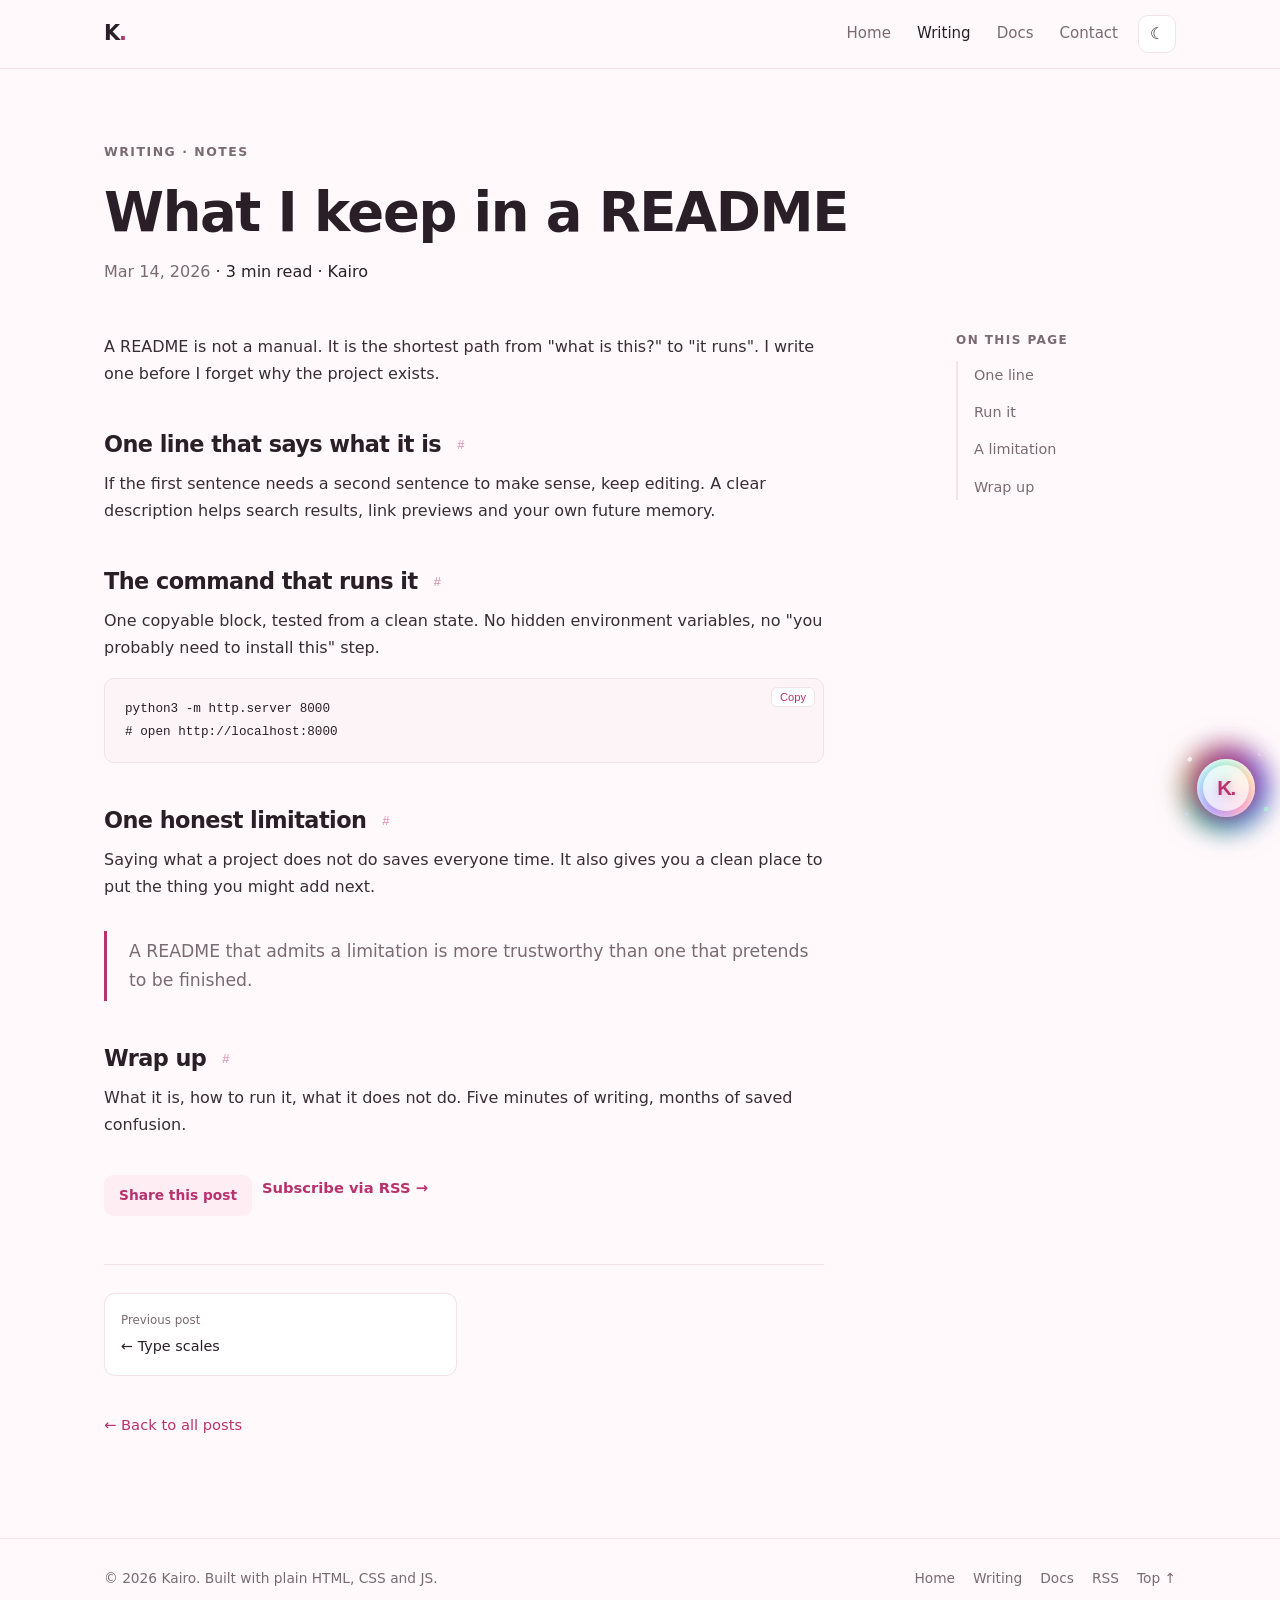
<file: posts/readme.html>
<!doctype html>
<html lang="en">
<head>
  <meta charset="utf-8">
  <meta name="viewport" content="width=device-width, initial-scale=1">
  <meta name="theme-color" content="#fff9fb">
  <link rel="icon" href="../assets/icon.svg" type="image/svg+xml">
  <link rel="manifest" href="../manifest.webmanifest">
  <meta name="sw-path" content="../sw.js">
  <title>What I keep in a README — Kairo</title>
  <meta name="description" content="A short checklist I use before calling a project finished enough to share.">
  <meta property="og:type" content="article">
  <meta property="og:site_name" content="Kairo">
  <meta property="og:title" content="What I keep in a README — Kairo">
  <meta property="og:description" content="A short checklist I use before calling a project finished enough to share.">
  <meta property="og:url" content="https://mohitbishnoi7568-alt.github.io/kairo-portfolio/posts/readme.html">
  <meta property="og:image" content="https://mohitbishnoi7568-alt.github.io/kairo-portfolio/assets/og-preview.png">
  <meta name="twitter:card" content="summary_large_image">
  <link rel="stylesheet" href="../css/style.css">
  <script type="application/ld+json">{"@context":"https://schema.org","@type":"Article","headline":"What I keep in a README","datePublished":"2026-03-14","author":{"@type":"Person","name":"Kairo"},"mainEntityOfPage":"https://mohitbishnoi7568-alt.github.io/kairo-portfolio/posts/readme.html"}</script>
</head>
<body>
  <a class="skip-link" href="#main">Skip to content</a>
  <div class="progress" aria-hidden="true"><span class="progress-bar" id="progress-bar"></span></div>

  <header class="site-header">
    <div class="wrap header-inner">
      <a class="brand" href="../index.html" aria-label="Home">K<span class="brand-dot">.</span></a>
      <nav id="site-nav" class="site-nav" aria-label="Main navigation">
        <a href="../index.html">Home</a><a href="../blog.html" aria-current="page">Writing</a><a href="../docs.html">Docs</a><a href="../index.html#contact">Contact</a>
      </nav>
      <div class="header-actions">
        <button class="icon-button theme-toggle" id="theme-toggle" type="button" aria-label="Switch to dark theme" aria-pressed="false" title="Dark theme">☾</button>
        <button class="nav-toggle" type="button" aria-expanded="false" aria-controls="site-nav" aria-label="Open navigation"><span></span><span></span><span></span></button>
      </div>
    </div>
  </header>

  <main id="main">
    <div class="wrap page-head">
      <p class="eyebrow"><a href="../blog.html">Writing</a> &middot; Notes</p>
      <h1>What I keep in a README</h1>
      <p class="byline"><time datetime="2026-03-14">Mar 14, 2026</time> &middot; 3 min read &middot; Kairo</p>
    </div>

    <div class="wrap article-layout">
      <article class="article">
        <p>A README is not a manual. It is the shortest path from "what is this?" to "it runs". I write one before I forget why the project exists.</p>

        <h2 id="one-line">One line that says what it is <button class="anchor-copy" type="button" data-anchor="one-line" aria-label="Copy link to this section">#</button></h2>
        <p>If the first sentence needs a second sentence to make sense, keep editing. A clear description helps search results, link previews and your own future memory.</p>

        <h2 id="run-it">The command that runs it <button class="anchor-copy" type="button" data-anchor="run-it" aria-label="Copy link to this section">#</button></h2>
        <p>One copyable block, tested from a clean state. No hidden environment variables, no "you probably need to install this" step.</p>
        <pre><code>python3 -m http.server 8000
# open http://localhost:8000</code><button class="copy-code" type="button" aria-label="Copy code">Copy</button></pre>

        <h2 id="limits">One honest limitation <button class="anchor-copy" type="button" data-anchor="limits" aria-label="Copy link to this section">#</button></h2>
        <p>Saying what a project does not do saves everyone time. It also gives you a clean place to put the thing you might add next.</p>
        <blockquote>A README that admits a limitation is more trustworthy than one that pretends to be finished.</blockquote>

        <h2 id="wrap-up">Wrap up <button class="anchor-copy" type="button" data-anchor="wrap-up" aria-label="Copy link to this section">#</button></h2>
        <p>What it is, how to run it, what it does not do. Five minutes of writing, months of saved confusion.</p>

        <div class="share-row">
          <button class="share-btn" id="share-post" type="button">Share this post</button>
          <a class="text-link" href="../feed.xml">Subscribe via RSS &rarr;</a>
        </div>

        <nav class="post-nav" aria-label="More posts">
          <a href="type-scales.html"><span>Previous post</span>&larr; Type scales</a>
          <span></span>
        </nav>
        <a class="back-link" href="../blog.html">&larr; Back to all posts</a>
      </article>

      <aside class="toc" aria-label="On this page">
        <h2>On this page</h2>
        <ul>
          <li><a href="#one-line">One line</a></li>
          <li><a href="#run-it">Run it</a></li>
          <li><a href="#limits">A limitation</a></li>
          <li><a href="#wrap-up">Wrap up</a></li>
        </ul>
      </aside>
    </div>
  </main>

  <footer class="site-footer">
    <div class="wrap footer-inner">
      <p>&copy; <span data-year>2026</span> Kairo. Built with plain HTML, CSS and JS.</p>
      <nav class="footer-links" aria-label="Footer"><a href="../index.html">Home</a><a href="../blog.html">Writing</a><a href="../docs.html">Docs</a><a href="../feed.xml">RSS</a><a href="#main">Top &uarr;</a></nav>
    </div>
  </footer>

  <button class="to-top" id="to-top" type="button" aria-label="Back to top" title="Back to top">&uarr;</button>
  <div class="toast" id="toast" role="status" aria-live="polite"></div>
  <script src="../js/main.js" defer></script>
  <script src="../kairo-assistant.js" defer></script>
</body>
</html>
</file>
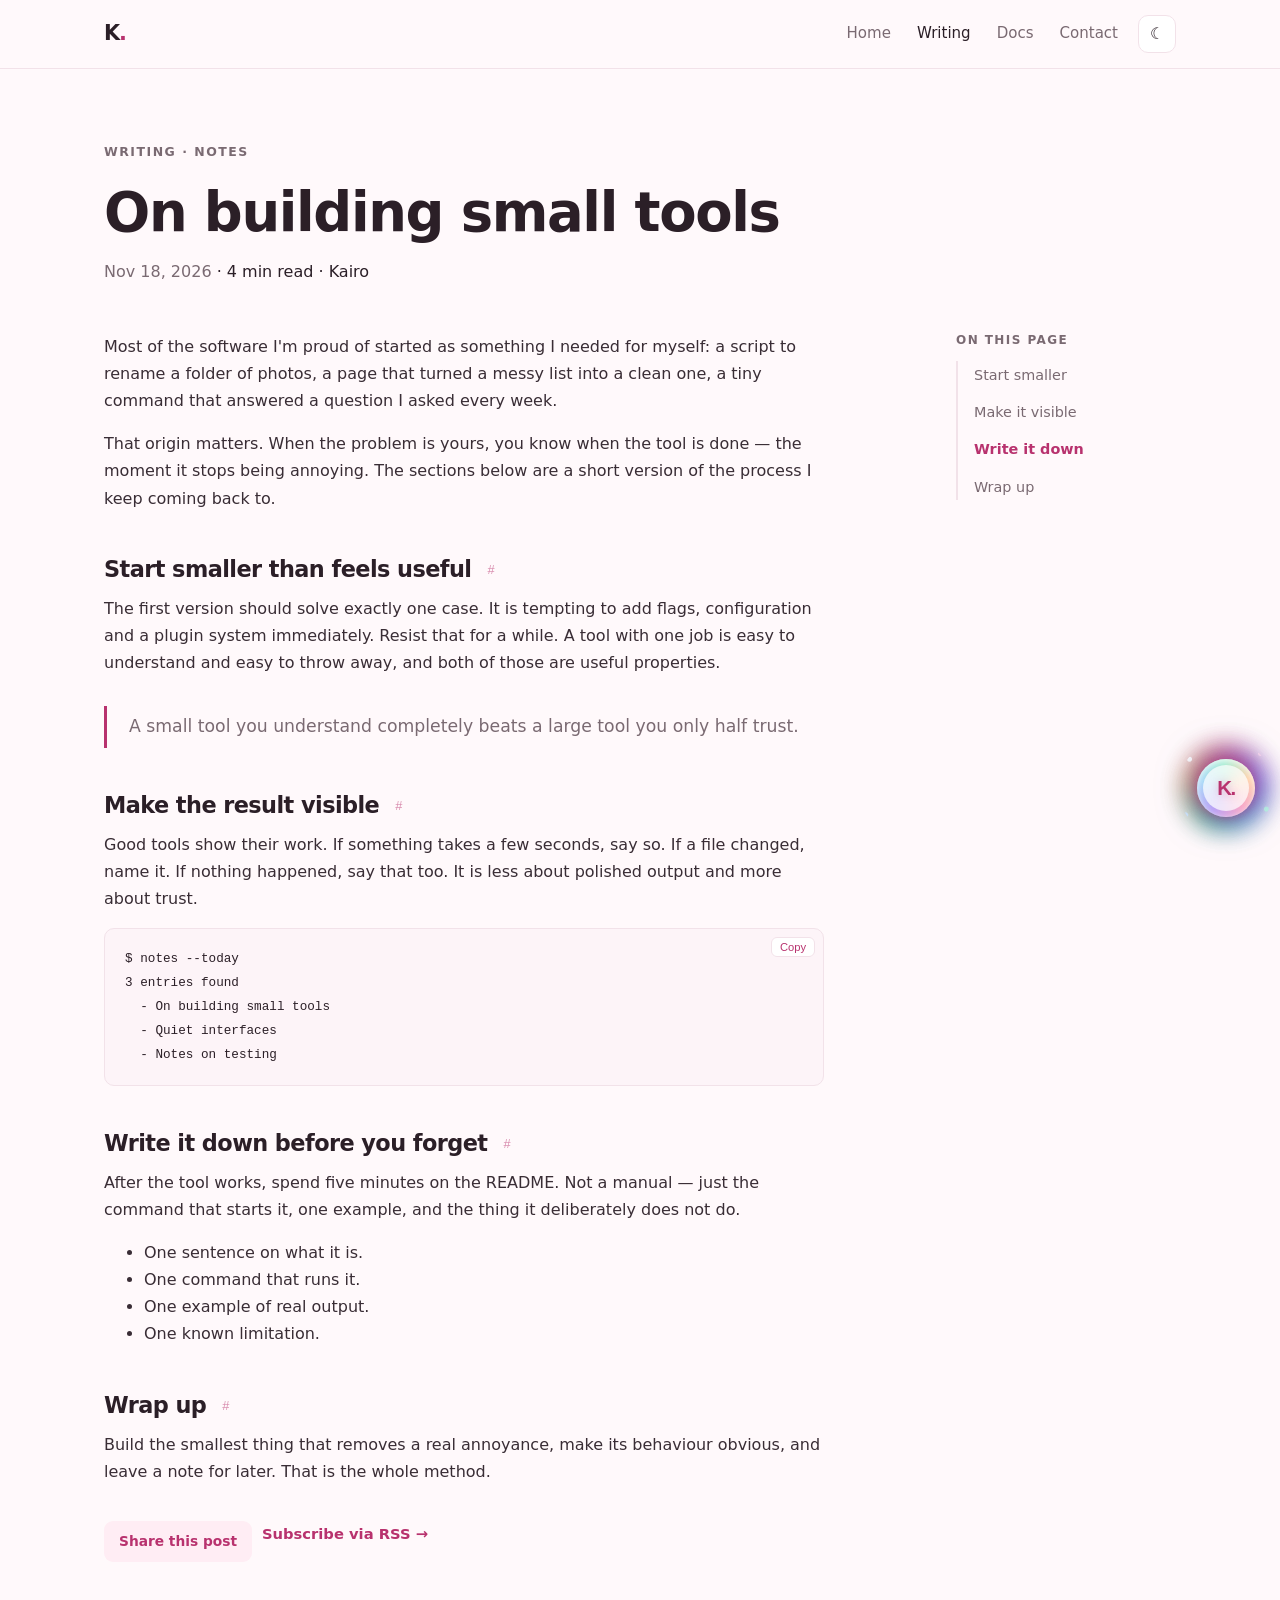
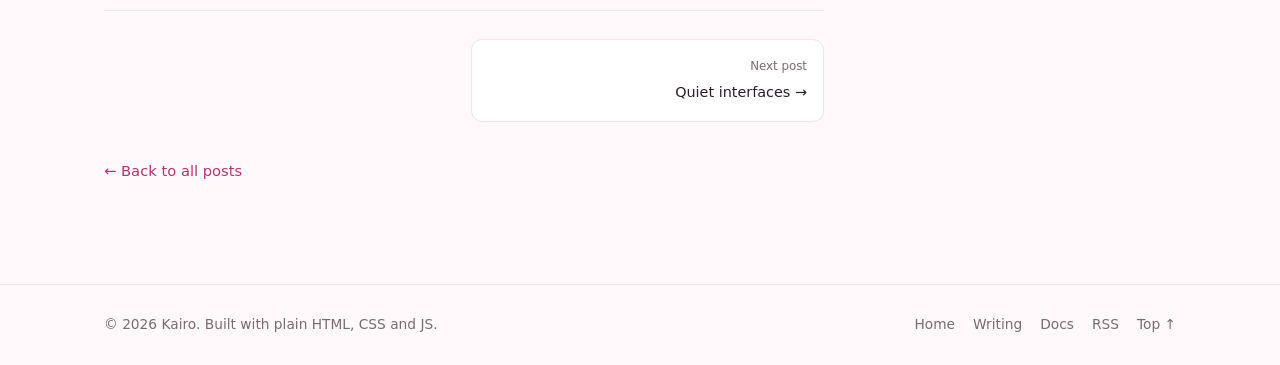
<file: posts/small-tools.html>
<!doctype html>
<html lang="en">
<head>
  <meta charset="utf-8">
  <meta name="viewport" content="width=device-width, initial-scale=1">
  <meta name="theme-color" content="#fff9fb">
  <link rel="icon" href="../assets/icon.svg" type="image/svg+xml">
  <link rel="manifest" href="../manifest.webmanifest">
  <meta name="sw-path" content="../sw.js">
  <title>On building small tools — Kairo</title>
  <meta name="description" content="Why the best software I've made started as a script for myself.">
  <meta property="og:type" content="article">
  <meta property="og:site_name" content="Kairo">
  <meta property="og:title" content="On building small tools — Kairo">
  <meta property="og:description" content="Why the best software I've made started as a script for myself.">
  <meta property="og:url" content="https://mohitbishnoi7568-alt.github.io/kairo-portfolio/posts/small-tools.html">
  <meta property="og:image" content="https://mohitbishnoi7568-alt.github.io/kairo-portfolio/assets/og-preview.png">
  <meta name="twitter:card" content="summary_large_image">
  <link rel="stylesheet" href="../css/style.css">
  <script type="application/ld+json">{"@context":"https://schema.org","@type":"Article","headline":"On building small tools","datePublished":"2026-11-18","author":{"@type":"Person","name":"Kairo"},"mainEntityOfPage":"https://mohitbishnoi7568-alt.github.io/kairo-portfolio/posts/small-tools.html"}</script>
</head>
<body>
  <a class="skip-link" href="#main">Skip to content</a>
  <div class="progress" aria-hidden="true"><span class="progress-bar" id="progress-bar"></span></div>

  <header class="site-header">
    <div class="wrap header-inner">
      <a class="brand" href="../index.html" aria-label="Home">K<span class="brand-dot">.</span></a>
      <nav id="site-nav" class="site-nav" aria-label="Main navigation">
        <a href="../index.html">Home</a><a href="../blog.html" aria-current="page">Writing</a><a href="../docs.html">Docs</a><a href="../index.html#contact">Contact</a>
      </nav>
      <div class="header-actions">
        <button class="icon-button theme-toggle" id="theme-toggle" type="button" aria-label="Switch to dark theme" aria-pressed="false" title="Dark theme">☾</button>
        <button class="nav-toggle" type="button" aria-expanded="false" aria-controls="site-nav" aria-label="Open navigation"><span></span><span></span><span></span></button>
      </div>
    </div>
  </header>

  <main id="main">
    <div class="wrap page-head">
      <p class="eyebrow"><a href="../blog.html">Writing</a> &middot; Notes</p>
      <h1>On building small tools</h1>
      <p class="byline"><time datetime="2026-11-18">Nov 18, 2026</time> &middot; 4 min read &middot; Kairo</p>
    </div>

    <div class="wrap article-layout">
      <article class="article">
        <p>Most of the software I'm proud of started as something I needed for myself: a script to rename a folder of photos, a page that turned a messy list into a clean one, a tiny command that answered a question I asked every week.</p>
        <p>That origin matters. When the problem is yours, you know when the tool is done — the moment it stops being annoying. The sections below are a short version of the process I keep coming back to.</p>

        <h2 id="start-small">Start smaller than feels useful <button class="anchor-copy" type="button" data-anchor="start-small" aria-label="Copy link to this section">#</button></h2>
        <p>The first version should solve exactly one case. It is tempting to add flags, configuration and a plugin system immediately. Resist that for a while. A tool with one job is easy to understand and easy to throw away, and both of those are useful properties.</p>
        <blockquote>A small tool you understand completely beats a large tool you only half trust.</blockquote>

        <h2 id="make-it-visible">Make the result visible <button class="anchor-copy" type="button" data-anchor="make-it-visible" aria-label="Copy link to this section">#</button></h2>
        <p>Good tools show their work. If something takes a few seconds, say so. If a file changed, name it. If nothing happened, say that too. It is less about polished output and more about trust.</p>
        <pre><code>$ notes --today
3 entries found
  - On building small tools
  - Quiet interfaces
  - Notes on testing</code><button class="copy-code" type="button" aria-label="Copy code">Copy</button></pre>

        <h2 id="write-it-down">Write it down before you forget <button class="anchor-copy" type="button" data-anchor="write-it-down" aria-label="Copy link to this section">#</button></h2>
        <p>After the tool works, spend five minutes on the README. Not a manual — just the command that starts it, one example, and the thing it deliberately does not do.</p>
        <ul>
          <li>One sentence on what it is.</li>
          <li>One command that runs it.</li>
          <li>One example of real output.</li>
          <li>One known limitation.</li>
        </ul>

        <h2 id="wrap-up">Wrap up <button class="anchor-copy" type="button" data-anchor="wrap-up" aria-label="Copy link to this section">#</button></h2>
        <p>Build the smallest thing that removes a real annoyance, make its behaviour obvious, and leave a note for later. That is the whole method.</p>

        <div class="share-row">
          <button class="share-btn" id="share-post" type="button">Share this post</button>
          <a class="text-link" href="../feed.xml">Subscribe via RSS &rarr;</a>
        </div>

        <nav class="post-nav" aria-label="More posts">
          <span></span>
          <a href="quiet-interfaces.html"><span>Next post</span>Quiet interfaces &rarr;</a>
        </nav>
        <a class="back-link" href="../blog.html">&larr; Back to all posts</a>
      </article>

      <aside class="toc" aria-label="On this page">
        <h2>On this page</h2>
        <ul>
          <li><a href="#start-small">Start smaller</a></li>
          <li><a href="#make-it-visible">Make it visible</a></li>
          <li><a href="#write-it-down">Write it down</a></li>
          <li><a href="#wrap-up">Wrap up</a></li>
        </ul>
      </aside>
    </div>
  </main>

  <footer class="site-footer">
    <div class="wrap footer-inner">
      <p>&copy; <span data-year>2026</span> Kairo. Built with plain HTML, CSS and JS.</p>
      <nav class="footer-links" aria-label="Footer"><a href="../index.html">Home</a><a href="../blog.html">Writing</a><a href="../docs.html">Docs</a><a href="../feed.xml">RSS</a><a href="#main">Top &uarr;</a></nav>
    </div>
  </footer>

  <button class="to-top" id="to-top" type="button" aria-label="Back to top" title="Back to top">&uarr;</button>
  <div class="toast" id="toast" role="status" aria-live="polite"></div>
  <script src="../js/main.js" defer></script>
  <script src="../kairo-assistant.js" defer></script>
</body>
</html>
</file>
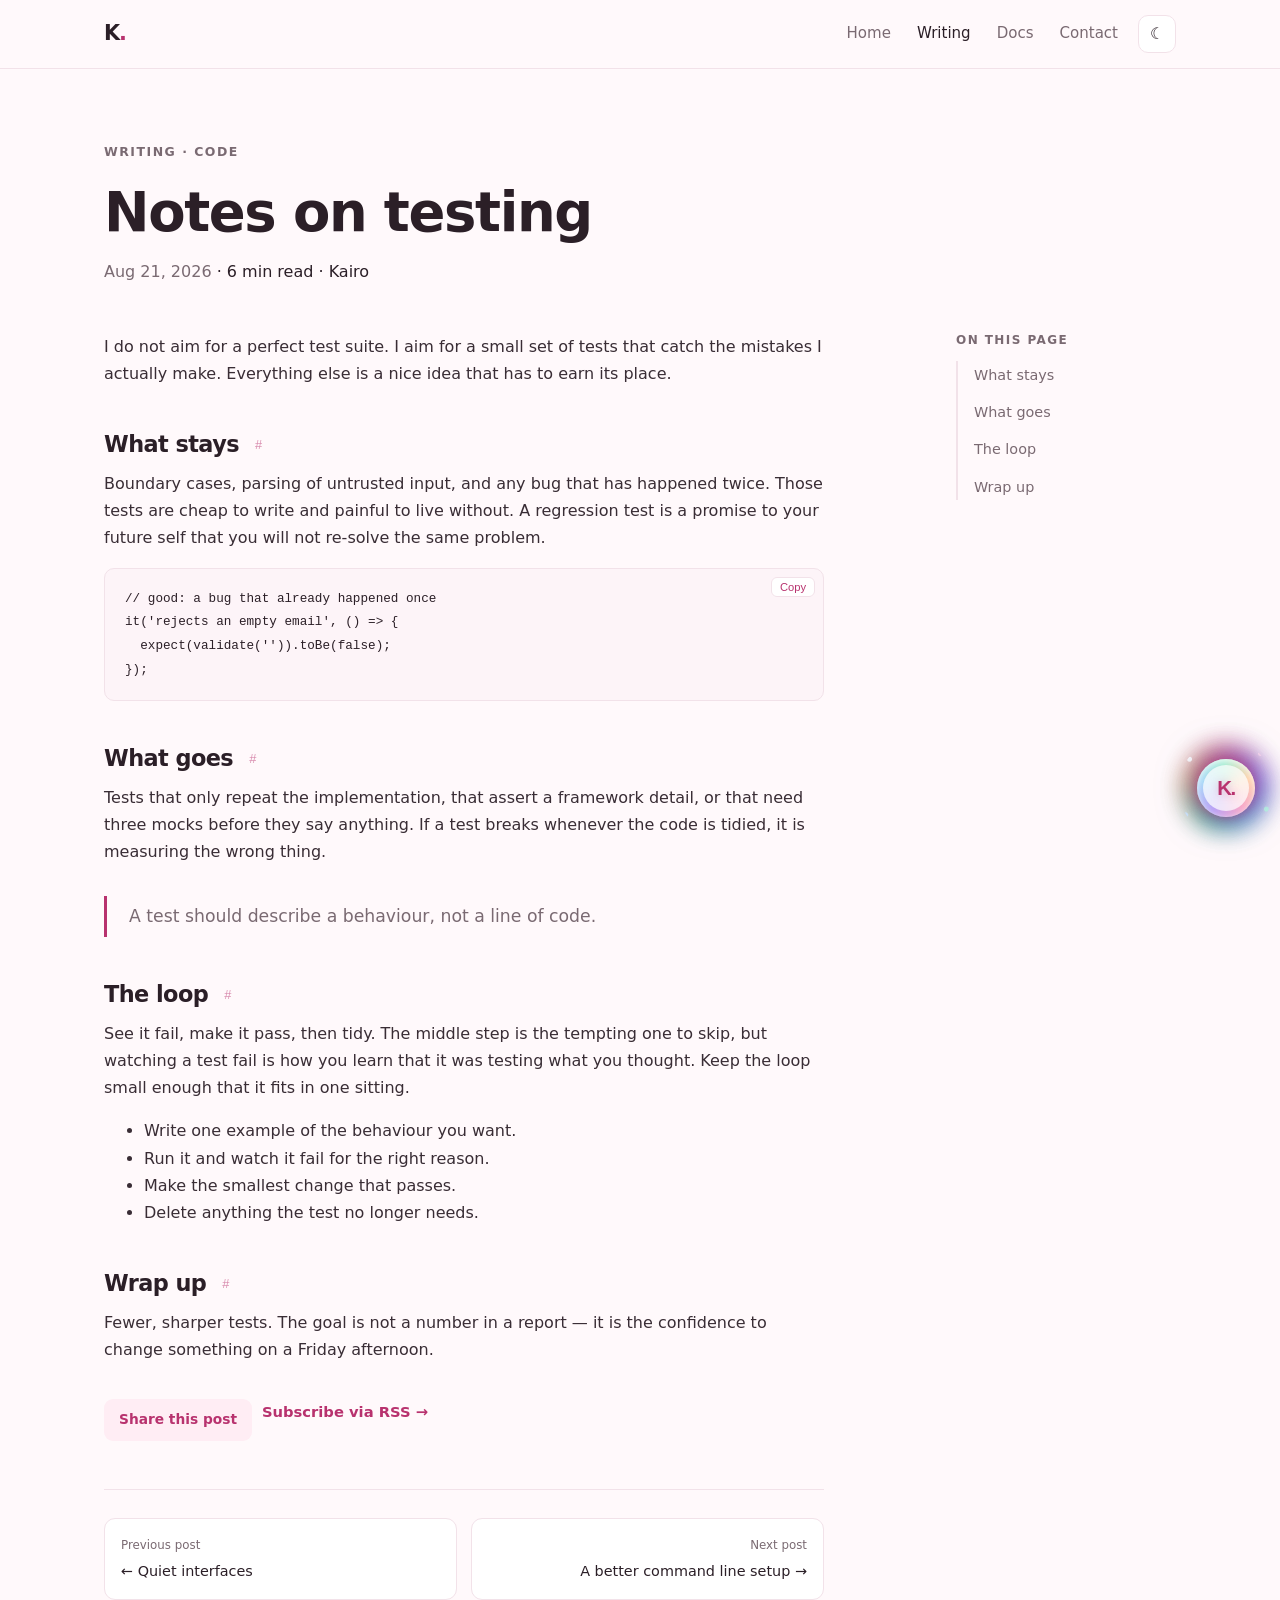
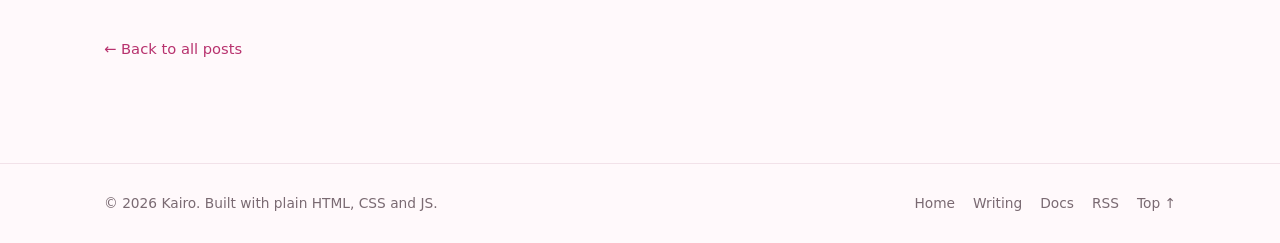
<file: posts/testing-notes.html>
<!doctype html>
<html lang="en">
<head>
  <meta charset="utf-8">
  <meta name="viewport" content="width=device-width, initial-scale=1">
  <meta name="theme-color" content="#fff9fb">
  <link rel="icon" href="../assets/icon.svg" type="image/svg+xml">
  <link rel="manifest" href="../manifest.webmanifest">
  <meta name="sw-path" content="../sw.js">
  <title>Notes on testing — Kairo</title>
  <meta name="description" content="What I actually keep as tests, and what I let go.">
  <meta property="og:type" content="article">
  <meta property="og:site_name" content="Kairo">
  <meta property="og:title" content="Notes on testing — Kairo">
  <meta property="og:description" content="What I actually keep as tests, and what I let go.">
  <meta property="og:url" content="https://mohitbishnoi7568-alt.github.io/kairo-portfolio/posts/testing-notes.html">
  <meta property="og:image" content="https://mohitbishnoi7568-alt.github.io/kairo-portfolio/assets/og-preview.png">
  <meta name="twitter:card" content="summary_large_image">
  <link rel="stylesheet" href="../css/style.css">
  <script type="application/ld+json">{"@context":"https://schema.org","@type":"Article","headline":"Notes on testing","datePublished":"2026-08-21","author":{"@type":"Person","name":"Kairo"},"mainEntityOfPage":"https://mohitbishnoi7568-alt.github.io/kairo-portfolio/posts/testing-notes.html"}</script>
</head>
<body>
  <a class="skip-link" href="#main">Skip to content</a>
  <div class="progress" aria-hidden="true"><span class="progress-bar" id="progress-bar"></span></div>

  <header class="site-header">
    <div class="wrap header-inner">
      <a class="brand" href="../index.html" aria-label="Home">K<span class="brand-dot">.</span></a>
      <nav id="site-nav" class="site-nav" aria-label="Main navigation">
        <a href="../index.html">Home</a><a href="../blog.html" aria-current="page">Writing</a><a href="../docs.html">Docs</a><a href="../index.html#contact">Contact</a>
      </nav>
      <div class="header-actions">
        <button class="icon-button theme-toggle" id="theme-toggle" type="button" aria-label="Switch to dark theme" aria-pressed="false" title="Dark theme">☾</button>
        <button class="nav-toggle" type="button" aria-expanded="false" aria-controls="site-nav" aria-label="Open navigation"><span></span><span></span><span></span></button>
      </div>
    </div>
  </header>

  <main id="main">
    <div class="wrap page-head">
      <p class="eyebrow"><a href="../blog.html">Writing</a> &middot; Code</p>
      <h1>Notes on testing</h1>
      <p class="byline"><time datetime="2026-08-21">Aug 21, 2026</time> &middot; 6 min read &middot; Kairo</p>
    </div>

    <div class="wrap article-layout">
      <article class="article">
        <p>I do not aim for a perfect test suite. I aim for a small set of tests that catch the mistakes I actually make. Everything else is a nice idea that has to earn its place.</p>

        <h2 id="what-keeps">What stays <button class="anchor-copy" type="button" data-anchor="what-keeps" aria-label="Copy link to this section">#</button></h2>
        <p>Boundary cases, parsing of untrusted input, and any bug that has happened twice. Those tests are cheap to write and painful to live without. A regression test is a promise to your future self that you will not re-solve the same problem.</p>
        <pre><code>// good: a bug that already happened once
it('rejects an empty email', () =&gt; {
  expect(validate('')).toBe(false);
});</code><button class="copy-code" type="button" aria-label="Copy code">Copy</button></pre>

        <h2 id="what-drops">What goes <button class="anchor-copy" type="button" data-anchor="what-drops" aria-label="Copy link to this section">#</button></h2>
        <p>Tests that only repeat the implementation, that assert a framework detail, or that need three mocks before they say anything. If a test breaks whenever the code is tidied, it is measuring the wrong thing.</p>
        <blockquote>A test should describe a behaviour, not a line of code.</blockquote>

        <h2 id="the-loop">The loop <button class="anchor-copy" type="button" data-anchor="the-loop" aria-label="Copy link to this section">#</button></h2>
        <p>See it fail, make it pass, then tidy. The middle step is the tempting one to skip, but watching a test fail is how you learn that it was testing what you thought. Keep the loop small enough that it fits in one sitting.</p>
        <ul>
          <li>Write one example of the behaviour you want.</li>
          <li>Run it and watch it fail for the right reason.</li>
          <li>Make the smallest change that passes.</li>
          <li>Delete anything the test no longer needs.</li>
        </ul>

        <h2 id="wrap-up">Wrap up <button class="anchor-copy" type="button" data-anchor="wrap-up" aria-label="Copy link to this section">#</button></h2>
        <p>Fewer, sharper tests. The goal is not a number in a report — it is the confidence to change something on a Friday afternoon.</p>

        <div class="share-row">
          <button class="share-btn" id="share-post" type="button">Share this post</button>
          <a class="text-link" href="../feed.xml">Subscribe via RSS &rarr;</a>
        </div>

        <nav class="post-nav" aria-label="More posts">
          <a href="quiet-interfaces.html"><span>Previous post</span>&larr; Quiet interfaces</a>
          <a href="cli-setup.html"><span>Next post</span>A better command line setup &rarr;</a>
        </nav>
        <a class="back-link" href="../blog.html">&larr; Back to all posts</a>
      </article>

      <aside class="toc" aria-label="On this page">
        <h2>On this page</h2>
        <ul>
          <li><a href="#what-keeps">What stays</a></li>
          <li><a href="#what-drops">What goes</a></li>
          <li><a href="#the-loop">The loop</a></li>
          <li><a href="#wrap-up">Wrap up</a></li>
        </ul>
      </aside>
    </div>
  </main>

  <footer class="site-footer">
    <div class="wrap footer-inner">
      <p>&copy; <span data-year>2026</span> Kairo. Built with plain HTML, CSS and JS.</p>
      <nav class="footer-links" aria-label="Footer"><a href="../index.html">Home</a><a href="../blog.html">Writing</a><a href="../docs.html">Docs</a><a href="../feed.xml">RSS</a><a href="#main">Top &uarr;</a></nav>
    </div>
  </footer>

  <button class="to-top" id="to-top" type="button" aria-label="Back to top" title="Back to top">&uarr;</button>
  <div class="toast" id="toast" role="status" aria-live="polite"></div>
  <script src="../js/main.js" defer></script>
  <script src="../kairo-assistant.js" defer></script>
</body>
</html>
</file>
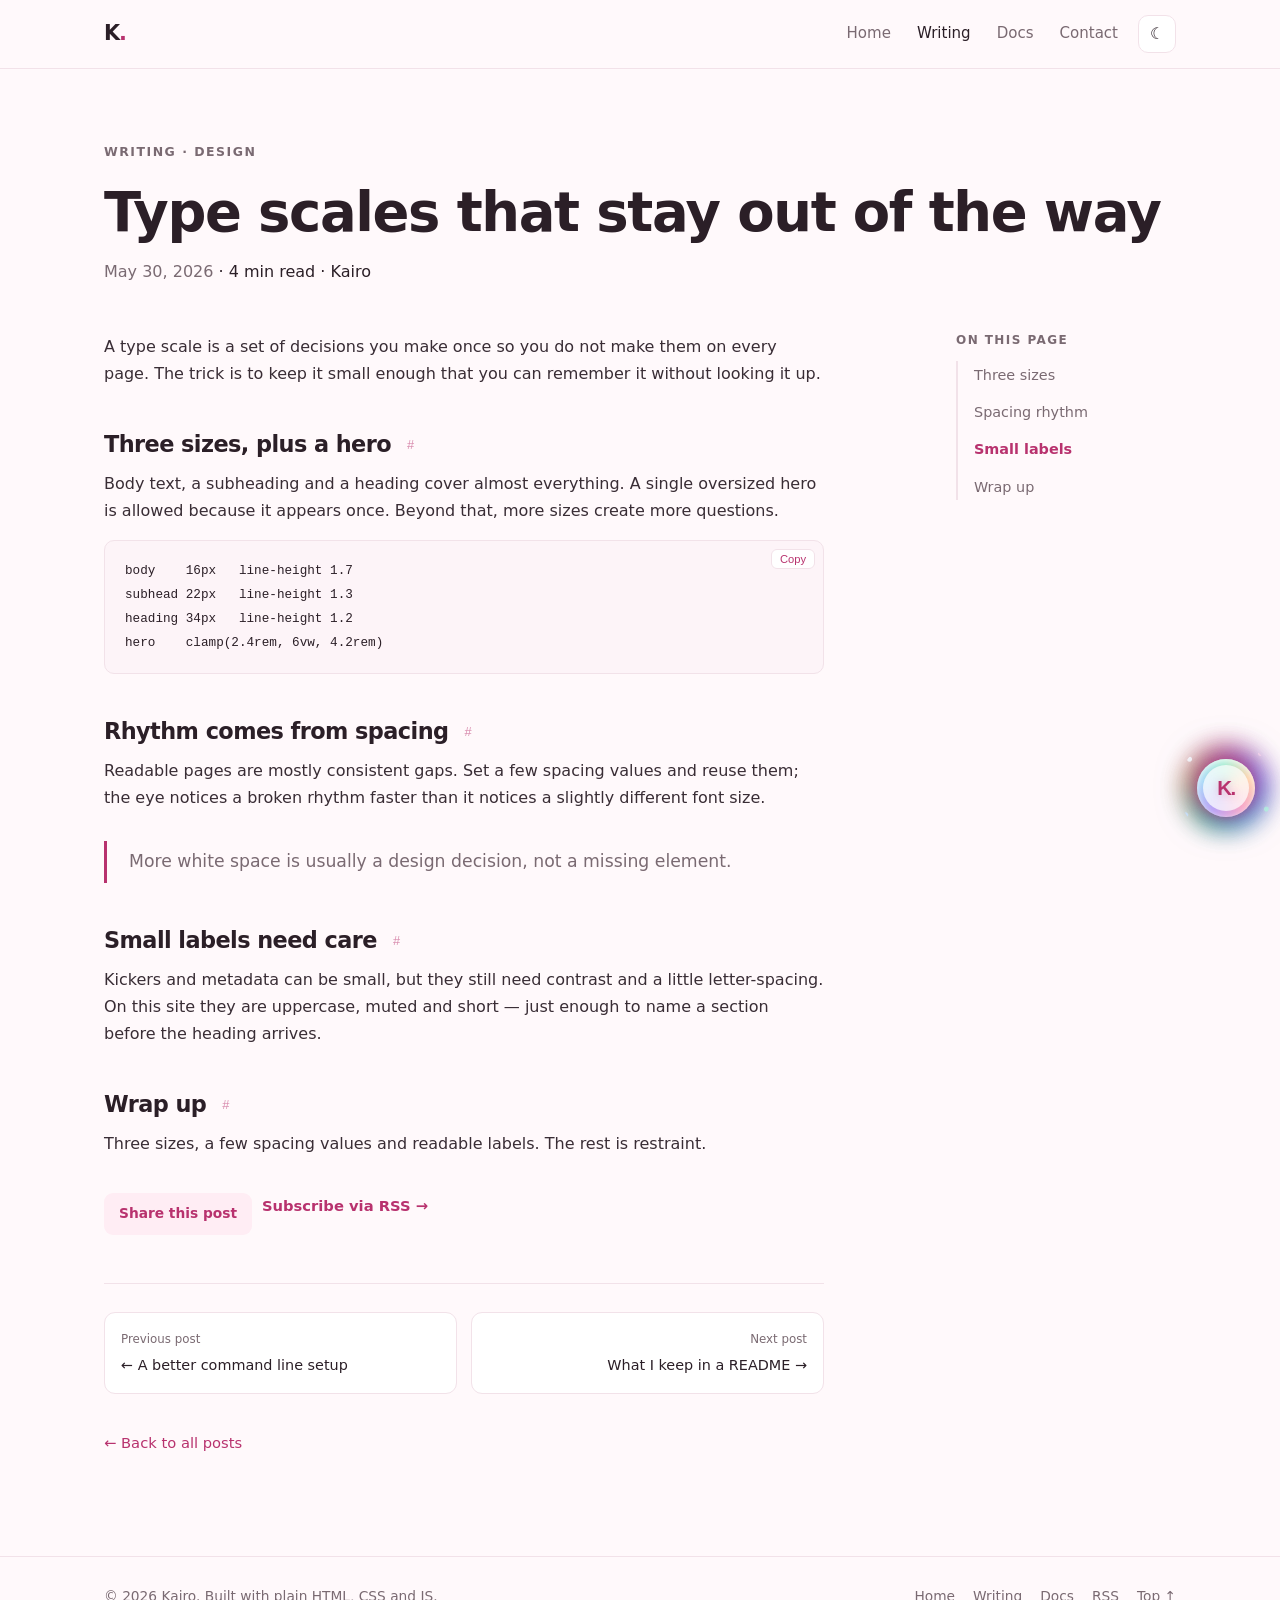
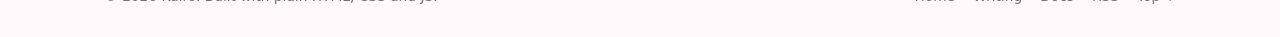
<file: posts/type-scales.html>
<!doctype html>
<html lang="en">
<head>
  <meta charset="utf-8">
  <meta name="viewport" content="width=device-width, initial-scale=1">
  <meta name="theme-color" content="#fff9fb">
  <link rel="icon" href="../assets/icon.svg" type="image/svg+xml">
  <link rel="manifest" href="../manifest.webmanifest">
  <meta name="sw-path" content="../sw.js">
  <title>Type scales that stay out of the way — Kairo</title>
  <meta name="description" content="How I pick sizes for body text, headings and the small labels in between.">
  <meta property="og:type" content="article">
  <meta property="og:site_name" content="Kairo">
  <meta property="og:title" content="Type scales that stay out of the way — Kairo">
  <meta property="og:description" content="How I pick sizes for body text, headings and the small labels in between.">
  <meta property="og:url" content="https://mohitbishnoi7568-alt.github.io/kairo-portfolio/posts/type-scales.html">
  <meta property="og:image" content="https://mohitbishnoi7568-alt.github.io/kairo-portfolio/assets/og-preview.png">
  <meta name="twitter:card" content="summary_large_image">
  <link rel="stylesheet" href="../css/style.css">
  <script type="application/ld+json">{"@context":"https://schema.org","@type":"Article","headline":"Type scales that stay out of the way","datePublished":"2026-05-30","author":{"@type":"Person","name":"Kairo"},"mainEntityOfPage":"https://mohitbishnoi7568-alt.github.io/kairo-portfolio/posts/type-scales.html"}</script>
</head>
<body>
  <a class="skip-link" href="#main">Skip to content</a>
  <div class="progress" aria-hidden="true"><span class="progress-bar" id="progress-bar"></span></div>

  <header class="site-header">
    <div class="wrap header-inner">
      <a class="brand" href="../index.html" aria-label="Home">K<span class="brand-dot">.</span></a>
      <nav id="site-nav" class="site-nav" aria-label="Main navigation">
        <a href="../index.html">Home</a><a href="../blog.html" aria-current="page">Writing</a><a href="../docs.html">Docs</a><a href="../index.html#contact">Contact</a>
      </nav>
      <div class="header-actions">
        <button class="icon-button theme-toggle" id="theme-toggle" type="button" aria-label="Switch to dark theme" aria-pressed="false" title="Dark theme">☾</button>
        <button class="nav-toggle" type="button" aria-expanded="false" aria-controls="site-nav" aria-label="Open navigation"><span></span><span></span><span></span></button>
      </div>
    </div>
  </header>

  <main id="main">
    <div class="wrap page-head">
      <p class="eyebrow"><a href="../blog.html">Writing</a> &middot; Design</p>
      <h1>Type scales that stay out of the way</h1>
      <p class="byline"><time datetime="2026-05-30">May 30, 2026</time> &middot; 4 min read &middot; Kairo</p>
    </div>

    <div class="wrap article-layout">
      <article class="article">
        <p>A type scale is a set of decisions you make once so you do not make them on every page. The trick is to keep it small enough that you can remember it without looking it up.</p>

        <h2 id="three-sizes">Three sizes, plus a hero <button class="anchor-copy" type="button" data-anchor="three-sizes" aria-label="Copy link to this section">#</button></h2>
        <p>Body text, a subheading and a heading cover almost everything. A single oversized hero is allowed because it appears once. Beyond that, more sizes create more questions.</p>
        <pre><code>body    16px   line-height 1.7
subhead 22px   line-height 1.3
heading 34px   line-height 1.2
hero    clamp(2.4rem, 6vw, 4.2rem)</code><button class="copy-code" type="button" aria-label="Copy code">Copy</button></pre>

        <h2 id="rhythm">Rhythm comes from spacing <button class="anchor-copy" type="button" data-anchor="rhythm" aria-label="Copy link to this section">#</button></h2>
        <p>Readable pages are mostly consistent gaps. Set a few spacing values and reuse them; the eye notices a broken rhythm faster than it notices a slightly different font size.</p>
        <blockquote>More white space is usually a design decision, not a missing element.</blockquote>

        <h2 id="labels">Small labels need care <button class="anchor-copy" type="button" data-anchor="labels" aria-label="Copy link to this section">#</button></h2>
        <p>Kickers and metadata can be small, but they still need contrast and a little letter-spacing. On this site they are uppercase, muted and short — just enough to name a section before the heading arrives.</p>

        <h2 id="wrap-up">Wrap up <button class="anchor-copy" type="button" data-anchor="wrap-up" aria-label="Copy link to this section">#</button></h2>
        <p>Three sizes, a few spacing values and readable labels. The rest is restraint.</p>

        <div class="share-row">
          <button class="share-btn" id="share-post" type="button">Share this post</button>
          <a class="text-link" href="../feed.xml">Subscribe via RSS &rarr;</a>
        </div>

        <nav class="post-nav" aria-label="More posts">
          <a href="cli-setup.html"><span>Previous post</span>&larr; A better command line setup</a>
          <a href="readme.html"><span>Next post</span>What I keep in a README &rarr;</a>
        </nav>
        <a class="back-link" href="../blog.html">&larr; Back to all posts</a>
      </article>

      <aside class="toc" aria-label="On this page">
        <h2>On this page</h2>
        <ul>
          <li><a href="#three-sizes">Three sizes</a></li>
          <li><a href="#rhythm">Spacing rhythm</a></li>
          <li><a href="#labels">Small labels</a></li>
          <li><a href="#wrap-up">Wrap up</a></li>
        </ul>
      </aside>
    </div>
  </main>

  <footer class="site-footer">
    <div class="wrap footer-inner">
      <p>&copy; <span data-year>2026</span> Kairo. Built with plain HTML, CSS and JS.</p>
      <nav class="footer-links" aria-label="Footer"><a href="../index.html">Home</a><a href="../blog.html">Writing</a><a href="../docs.html">Docs</a><a href="../feed.xml">RSS</a><a href="#main">Top &uarr;</a></nav>
    </div>
  </footer>

  <button class="to-top" id="to-top" type="button" aria-label="Back to top" title="Back to top">&uarr;</button>
  <div class="toast" id="toast" role="status" aria-live="polite"></div>
  <script src="../js/main.js" defer></script>
  <script src="../kairo-assistant.js" defer></script>
</body>
</html>
</file>
<file: css/style.css>
/* Kairo — light pink + soft multi-colour theme, with a dark variant. No external assets. */
:root {
  --bg: #fff9fb;
  --surface: #ffffff;
  --text: #2b1f27;
  --muted: #7a6a72;
  --line: #f2e2e9;
  --accent: #b8326e;
  --accent-soft: #ffedf4;
  --lavender: #7c4dcc;
  --peach: #c2713a;
  --mint: #2f8f6b;
  --sky: #3f7fb8;
  --shadow: 0 12px 34px rgba(90, 38, 65, .08);
  --radius: 14px;
  --wrap: 1120px;
}
[data-theme="dark"] {
  --bg: #1b1418;
  --surface: #251c22;
  --text: #f8edf3;
  --muted: #c4aeb9;
  --line: #3b2c35;
  --accent: #ff8dbc;
  --accent-soft: #3a2431;
  --lavender: #c4a3ff;
  --peach: #ffb185;
  --mint: #7fe0bb;
  --sky: #93c9ff;
  --shadow: 0 12px 34px rgba(0, 0, 0, .28);
}

*, *::before, *::after { box-sizing: border-box; }
html { scroll-behavior: smooth; }
body {
  margin: 0;
  background: var(--bg);
  color: var(--text);
  font-family: ui-sans-serif, system-ui, -apple-system, "Segoe UI", Roboto, Helvetica, Arial, sans-serif;
  font-size: 16px;
  line-height: 1.7;
  -webkit-font-smoothing: antialiased;
  transition: background-color .25s ease, color .25s ease;
}
h1, h2, h3 { line-height: 1.2; letter-spacing: -.025em; margin: 0 0 12px; }
h1 { font-size: clamp(2.4rem, 6vw, 4.2rem); }
h2 { font-size: clamp(1.6rem, 3.5vw, 2.2rem); }
h3 { font-size: 1.15rem; }
p { margin: 0 0 16px; }
a { color: inherit; text-decoration: none; transition: color .15s ease; }
a:hover { color: var(--accent); }
:focus-visible { outline: 2px solid var(--accent); outline-offset: 3px; border-radius: 4px; }
[hidden] { display: none !important; }
time { color: var(--muted); }
::selection { background: #f9c8dd; color: #2b1f27; }

.wrap { max-width: var(--wrap); margin-inline: auto; padding-inline: 24px; }
.accent { color: var(--accent); }
.skip-link {
  position: absolute; left: -9999px; top: 0; z-index: 100;
  background: var(--text); color: var(--bg); padding: 10px 16px; border-radius: 0 0 8px 0;
}
.skip-link:focus { left: 0; color: var(--bg); }

/* Header */
.site-header {
  position: sticky; top: 0; z-index: 30;
  background: color-mix(in srgb, var(--bg) 92%, transparent);
  backdrop-filter: blur(14px);
  border-bottom: 1px solid var(--line);
}
.header-inner { display: flex; align-items: center; gap: 20px; min-height: 68px; }
.brand { font-size: 1.3rem; font-weight: 750; letter-spacing: -.05em; }
.brand-dot { color: var(--accent); }
.site-nav { display: flex; align-items: center; gap: 26px; margin-left: auto; font-size: .94rem; }
.site-nav a { color: var(--muted); }
.site-nav a:hover, .site-nav a[aria-current="page"] { color: var(--text); }
.header-actions { display: flex; align-items: center; gap: 8px; }
.icon-button, .nav-toggle {
  display: inline-flex; align-items: center; justify-content: center;
  width: 38px; height: 38px; padding: 0; cursor: pointer;
  background: var(--surface); color: var(--text);
  border: 1px solid var(--line); border-radius: 10px;
  font-size: 1rem; line-height: 1;
}
.icon-button:hover { color: var(--accent); border-color: var(--accent); }
.nav-toggle { display: none; flex-direction: column; gap: 4px; }
.nav-toggle span { display: block; width: 17px; height: 2px; background: var(--text); border-radius: 2px; }

/* Reading progress */
.progress { position: fixed; inset: 0 0 auto; height: 3px; z-index: 40; background: transparent; }
.progress-bar { display: block; height: 100%; width: 0; background: linear-gradient(90deg, var(--accent), var(--lavender), var(--sky)); }

/* Buttons and links */
.eyebrow, .kicker {
  margin: 0 0 18px; font-size: .78rem; font-weight: 650;
  letter-spacing: .12em; text-transform: uppercase; color: var(--muted);
}
.kicker { color: var(--accent); }
.lede { max-width: 620px; font-size: 1.12rem; color: var(--muted); }
.actions { display: flex; flex-wrap: wrap; gap: 12px; margin: 28px 0 44px; }
.btn {
  display: inline-flex; align-items: center; justify-content: center; gap: 8px;
  padding: 11px 18px; border: 1px solid var(--line); border-radius: 10px;
  background: var(--surface); color: var(--text); font-size: .94rem; font-weight: 600;
}
.btn:hover { border-color: var(--accent); color: var(--accent); }
.btn.primary {
  background: linear-gradient(135deg, var(--accent), var(--lavender));
  color: #fff; border-color: transparent;
}
.btn.primary:hover { background: linear-gradient(135deg, var(--lavender), var(--accent)); color: #fff; }
.text-link { font-size: .92rem; font-weight: 600; color: var(--accent); }
.text-link:hover { text-decoration: underline; }

/* Hero */
.hero { padding-top: clamp(68px, 11vw, 124px); padding-bottom: 32px; }
.hero-grid { display: grid; grid-template-columns: minmax(0, 1.35fr) minmax(260px, .65fr); gap: 48px; align-items: center; }
.hero-art {
  position: relative; min-height: 320px; border-radius: 24px; overflow: hidden;
  background: linear-gradient(145deg, #fde2ee, #e8ddff 55%, #dceffc);
  box-shadow: var(--shadow);
}
[data-theme="dark"] .hero-art { background: linear-gradient(145deg, #4a2438, #342048 55%, #1e3242); }
.hero-art::before, .hero-art::after {
  content: ""; position: absolute; border-radius: 50%; filter: blur(2px);
}
.hero-art::before { width: 230px; height: 230px; left: -50px; top: -60px; background: rgba(244, 114, 182, .45); }
.hero-art::after { width: 260px; height: 260px; right: -70px; bottom: -80px; background: rgba(122, 184, 240, .42); }
.hero-art-card {
  position: absolute; inset: 26px; z-index: 1;
  display: flex; flex-direction: column; justify-content: space-between;
  padding: 22px; border-radius: 16px;
  background: color-mix(in srgb, var(--surface) 82%, transparent);
  border: 1px solid color-mix(in srgb, var(--surface) 70%, transparent);
  backdrop-filter: blur(8px);
}
.hero-art-top { display: flex; align-items: center; justify-content: space-between; font-size: .78rem; color: var(--muted); }
.hero-art-dot { width: 9px; height: 9px; border-radius: 50%; background: var(--mint); box-shadow: 0 0 0 5px color-mix(in srgb, var(--mint) 18%, transparent); }
.hero-art-mark { font-size: 5.4rem; font-weight: 800; line-height: 1; letter-spacing: -.08em; background: linear-gradient(135deg, var(--accent), var(--lavender)); -webkit-background-clip: text; background-clip: text; color: transparent; }
.hero-art-row { display: flex; gap: 8px; flex-wrap: wrap; }
.hero-art-row span { padding: 5px 10px; border-radius: 999px; font-size: .72rem; background: var(--accent-soft); color: var(--accent); }

.facts { display: flex; flex-wrap: wrap; gap: 40px; margin: 0; padding-top: 28px; border-top: 1px solid var(--line); }
.facts div { margin: 0; }
.facts dt { font-size: .75rem; text-transform: uppercase; letter-spacing: .1em; color: var(--muted); }
.facts dd { margin: 4px 0 0; font-weight: 600; }
.status-dot { display: inline-block; width: 8px; height: 8px; margin-right: 6px; border-radius: 50%; background: var(--mint); }

/* Sections */
.section { padding-block: clamp(56px, 9vw, 92px); border-top: 1px solid var(--line); }
.section-head { margin-bottom: 34px; }
.section-head.split { display: flex; align-items: end; justify-content: space-between; gap: 20px; flex-wrap: wrap; }
.two-col { display: grid; grid-template-columns: 1fr 1fr; gap: 40px; max-width: 900px; color: var(--muted); }
.two-col p:last-child { margin-bottom: 0; }
.card-grid, .post-grid { display: grid; grid-template-columns: repeat(3, 1fr); gap: 20px; }
.card { overflow: hidden; background: var(--surface); border: 1px solid var(--line); border-radius: var(--radius); box-shadow: var(--shadow); }
.card:hover { border-color: #f0c9da; transform: translateY(-2px); }
.card { transition: transform .2s ease, border-color .2s ease; }
.thumb { display: flex; align-items: flex-end; padding: 20px; height: 148px; color: rgba(255,255,255,.88); font-size: .8rem; font-weight: 700; }
.thumb-a { background: linear-gradient(135deg, #f472b6, #a78bfa); }
.thumb-b { background: linear-gradient(135deg, #fbbf8a, #f472a8); }
.thumb-c { background: linear-gradient(135deg, #6ed4b0, #7ab8f0); }
.card-body { padding: 22px; }
.card-body p:last-of-type { color: var(--muted); font-size: .94rem; }
.tag { display: inline-block; margin: 0 0 10px; padding: 3px 9px; background: var(--accent-soft); color: var(--accent); border-radius: 999px; font-size: .72rem; font-weight: 650; }
.card:nth-child(2) .tag { background: #fff1e4; color: var(--peach); }
.card:nth-child(3) .tag { background: #e6f7f1; color: var(--mint); }
.post-card { display: block; padding: 24px; background: var(--surface); border: 1px solid var(--line); border-radius: var(--radius); box-shadow: var(--shadow); }
.post-card:hover { border-color: var(--accent); }
.post-card h3 { margin-top: 10px; }
.post-card p:not(.meta) { color: var(--muted); font-size: .94rem; }
.meta { margin: 0; font-size: .8rem; color: var(--muted); }
.read-more, .read-time { font-size: .9rem; font-weight: 600; color: var(--accent); }
.read-time { font-weight: 500; color: var(--muted); }

/* Skills, now */
.chips { display: flex; flex-wrap: wrap; gap: 10px; max-width: 820px; }
.chip { padding: 7px 14px; border-radius: 999px; font-size: .86rem; font-weight: 600; border: 1px solid transparent; }
.chip.pink { background: var(--accent-soft); color: var(--accent); }
.chip.lavender { background: #f2ebff; color: var(--lavender); }
.chip.peach { background: #fff1e4; color: var(--peach); }
.chip.mint { background: #e6f7f1; color: var(--mint); }
.chip.sky { background: #e8f2fc; color: var(--sky); }
[data-theme="dark"] .chip.lavender { background: #332443; }
[data-theme="dark"] .chip.peach { background: #3b2b23; }
[data-theme="dark"] .chip.mint { background: #1f342e; }
[data-theme="dark"] .chip.sky { background: #223444; }
.now-grid { display: grid; grid-template-columns: repeat(3, 1fr); gap: 18px; }
.now-card { padding: 24px; background: var(--surface); border: 1px solid var(--line); border-radius: var(--radius); }
.now-card .now-label { font-size: .74rem; text-transform: uppercase; letter-spacing: .1em; color: var(--muted); }
.now-card h3 { margin: 8px 0 6px; }
.now-card p { color: var(--muted); font-size: .92rem; margin: 0; }

/* Contact */
.contact-box { display: flex; align-items: center; justify-content: space-between; gap: 40px; flex-wrap: wrap; padding: 32px; background: var(--surface); border: 1px solid var(--line); border-radius: var(--radius); box-shadow: var(--shadow); }
.contact-box p:last-child { margin-bottom: 0; }
.contact-mail { font-size: 1.25rem; font-weight: 650; letter-spacing: -.02em; }
.copy-btn { margin-left: 6px; padding: 4px 9px; font-size: .72rem; font-weight: 650; color: var(--muted); background: var(--bg); border: 1px solid var(--line); border-radius: 6px; cursor: pointer; }
.copy-btn:hover { color: var(--accent); border-color: var(--accent); }
.contact-form { display: grid; gap: 12px; width: min(100%, 340px); }
.contact-form label { display: grid; gap: 5px; font-size: .78rem; font-weight: 600; color: var(--muted); }
.contact-form input, .contact-form textarea {
  width: 100%; padding: 10px 12px; font: inherit; font-size: .92rem;
  color: var(--text); background: var(--bg);
  border: 1px solid var(--line); border-radius: 9px; resize: vertical;
}
.contact-form input:focus, .contact-form textarea:focus { border-color: var(--accent); outline: none; }
.form-note { font-size: .78rem; color: var(--muted); margin: 0; }

/* Blog listing */
.page-head { padding-top: 72px; padding-bottom: 32px; }
.page-head h1 { font-size: clamp(2.2rem, 5vw, 3.4rem); }
.layout { display: grid; grid-template-columns: 240px minmax(0, 1fr); gap: 52px; padding-bottom: 100px; }
.sidebar { align-self: start; position: sticky; top: 100px; }
.sidebar h2, .toc h2, .docs-nav h2 { font-size: .75rem; text-transform: uppercase; letter-spacing: .12em; color: var(--muted); margin-bottom: 14px; }
.filter-list { display: flex; flex-direction: column; gap: 4px; }
.filter-btn { text-align: left; padding: 8px 12px; border: 0; border-radius: 8px; background: transparent; color: var(--muted); font: inherit; font-size: .92rem; cursor: pointer; }
.filter-btn:hover { background: var(--surface); color: var(--text); }
.filter-btn.active { background: var(--accent-soft); color: var(--accent); font-weight: 650; }
.result-count { margin-top: 18px; padding-top: 14px; border-top: 1px solid var(--line); font-size: .82rem; color: var(--muted); }
.search-box { position: relative; margin-bottom: 20px; }
.search-input { width: 100%; padding: 10px 12px 10px 34px; font: inherit; font-size: .9rem; color: var(--text); background: var(--surface); border: 1px solid var(--line); border-radius: 9px; }
.search-input:focus { border-color: var(--accent); outline: none; }
.search-icon { position: absolute; left: 11px; top: 50%; transform: translateY(-50%); color: var(--muted); font-size: .9rem; }
.search-hint { margin: 8px 0 0; font-size: .74rem; color: var(--muted); }
.search-hint kbd { padding: 1px 5px; border: 1px solid var(--line); border-radius: 4px; background: var(--surface); font: inherit; }
.post-list { display: flex; flex-direction: column; gap: 14px; }
.list-item { position: relative; background: var(--surface); border: 1px solid var(--line); border-radius: var(--radius); }
.list-item:hover { border-color: var(--accent); }
.list-item-link { display: block; padding: 22px 60px 22px 26px; }
.list-item h3 { margin: 8px 0 6px; }
.list-item-link > p:last-child { margin: 0; color: var(--muted); font-size: .94rem; }
.save-btn { position: absolute; top: 18px; right: 18px; width: 34px; height: 34px; border: 1px solid var(--line); border-radius: 9px; background: var(--bg); color: var(--muted); font-size: 1.05rem; cursor: pointer; }
.save-btn:hover, .save-btn[aria-pressed="true"] { color: var(--accent); border-color: var(--accent); }
.featured { display: inline-block; margin-left: 8px; padding: 2px 7px; border-radius: 999px; background: var(--accent-soft); color: var(--accent); font-size: .68rem; font-weight: 700; vertical-align: middle; }
.empty-state { padding: 40px; text-align: center; color: var(--muted); border: 1px dashed var(--line); border-radius: var(--radius); }

/* Article */
.article-layout { display: grid; grid-template-columns: minmax(0, 1fr) 220px; gap: 56px; padding-bottom: 100px; }
.article { max-width: 720px; }
.article h1 { font-size: clamp(2rem, 4.5vw, 3rem); margin-bottom: 14px; }
.article .byline { color: var(--muted); font-size: .88rem; margin-bottom: 36px; }
.article h2 { margin-top: 44px; font-size: 1.4rem; display: flex; align-items: center; gap: 10px; }
.article p, .article li { color: color-mix(in srgb, var(--text) 82%, var(--muted)); }
.article code { padding: 2px 6px; background: var(--accent-soft); color: var(--accent); border-radius: 5px; font-size: .9em; }
.article pre { position: relative; overflow-x: auto; padding: 18px 20px; background: #fdf4f8; border: 1px solid var(--line); border-radius: 10px; font-size: .88rem; }
[data-theme="dark"] .article pre { background: #2a1e26; }
.article pre code { padding: 0; background: none; color: inherit; }
.article blockquote { margin: 30px 0; padding: 6px 0 6px 22px; border-left: 3px solid var(--accent); color: var(--muted); font-size: 1.08rem; }
.anchor-copy { border: 0; background: transparent; color: var(--accent); font-size: .8rem; cursor: pointer; opacity: .55; }
.anchor-copy:hover { opacity: 1; }
.share-row { display: flex; gap: 10px; flex-wrap: wrap; margin: 36px 0 8px; }
.share-btn { padding: 8px 14px; font: inherit; font-size: .86rem; font-weight: 600; color: var(--accent); background: var(--accent-soft); border: 1px solid transparent; border-radius: 9px; cursor: pointer; }
.share-btn:hover { border-color: var(--accent); }
.post-nav { display: grid; grid-template-columns: 1fr 1fr; gap: 14px; margin-top: 48px; padding-top: 28px; border-top: 1px solid var(--line); }
.post-nav a { padding: 16px; background: var(--surface); border: 1px solid var(--line); border-radius: 11px; font-size: .9rem; }
.post-nav a:last-child { text-align: right; }
.post-nav span { display: block; font-size: .74rem; color: var(--muted); margin-bottom: 4px; }
.toc { align-self: start; position: sticky; top: 100px; }
.toc ul { list-style: none; margin: 0; padding: 0 0 0 16px; border-left: 2px solid var(--line); }
.toc li { margin-bottom: 10px; }
.toc a { font-size: .9rem; color: var(--muted); }
.toc a.active { color: var(--accent); font-weight: 650; }
.back-link { display: inline-block; margin-top: 36px; font-size: .92rem; color: var(--accent); }

/* Docs */
.docs-layout { display: grid; grid-template-columns: 240px minmax(0, 1fr); gap: 52px; padding-bottom: 100px; }
.docs-nav { align-self: start; position: sticky; top: 100px; }
.docs-nav ul { list-style: none; margin: 0; padding: 0; }
.docs-nav a { display: block; padding: 7px 0; font-size: .92rem; color: var(--muted); }
.docs-nav a:hover { color: var(--accent); }
.docs-content { max-width: 760px; }
.docs-content section { scroll-margin-top: 100px; }
.docs-content h2 { margin-top: 40px; font-size: 1.5rem; scroll-margin-top: 100px; }
.docs-content p, .docs-content li { color: color-mix(in srgb, var(--text) 82%, var(--muted)); }
.docs-content ul { padding-left: 20px; }
.docs-content li { margin-bottom: 8px; }
.docs-content pre { position: relative; overflow-x: auto; padding: 16px 18px; background: var(--accent-soft); border-radius: 10px; font-size: .88rem; }
.copy-code { position: absolute; top: 8px; right: 8px; padding: 3px 8px; font-size: .7rem; color: var(--accent); background: var(--surface); border: 1px solid var(--line); border-radius: 6px; cursor: pointer; }
.note { padding: 18px 20px; background: linear-gradient(135deg, var(--accent-soft), #f6efff); border: 1px solid #f5d5e5; border-radius: 10px; font-size: .94rem; }
[data-theme="dark"] .note { background: linear-gradient(135deg, #3a2431, #2e2440); border-color: var(--line); }
.docs-teaser { display: grid; grid-template-columns: 220px 1fr; gap: 48px; }
.docs-teaser-nav { display: flex; flex-direction: column; gap: 10px; padding-left: 16px; border-left: 2px solid var(--line); font-size: .92rem; }
.docs-teaser-nav a { color: var(--muted); }
.docs-teaser-nav a:hover { color: var(--accent); }
.prose { max-width: 720px; color: color-mix(in srgb, var(--text) 82%, var(--muted)); }

/* 404 */
.error-page { padding-top: clamp(80px, 14vw, 150px); padding-bottom: 120px; text-align: center; }
.error-code { font-size: clamp(6rem, 18vw, 11rem); font-weight: 800; line-height: 1; letter-spacing: -.08em; background: linear-gradient(135deg, var(--accent), var(--lavender), var(--sky)); -webkit-background-clip: text; background-clip: text; color: transparent; }
.error-page .lede { margin-inline: auto; }
.error-page .actions { justify-content: center; }

/* Footer and floating UI */
.site-footer { border-top: 1px solid var(--line); padding-block: 28px; font-size: .86rem; color: var(--muted); }
.footer-inner { display: flex; justify-content: space-between; gap: 16px; flex-wrap: wrap; }
.footer-inner p { margin: 0; }
.footer-links { display: flex; gap: 18px; flex-wrap: wrap; }
.to-top {
  position: fixed; right: 20px; bottom: 20px; z-index: 25;
  width: 42px; height: 42px; border-radius: 12px; cursor: pointer;
  border: 1px solid var(--line); background: var(--surface); color: var(--accent);
  box-shadow: var(--shadow); opacity: 0; pointer-events: none; transform: translateY(8px); transition: .2s ease;
}
.to-top.show { opacity: 1; pointer-events: auto; transform: none; }
.toast {
  position: fixed; left: 50%; bottom: 24px; z-index: 50; transform: translate(-50%, 12px);
  padding: 10px 16px; border-radius: 10px; background: var(--text); color: var(--bg);
  font-size: .86rem; opacity: 0; pointer-events: none; transition: .2s ease;
}
.toast.show { opacity: 1; transform: translate(-50%, 0); }

/* Reveal on scroll */
.reveal { opacity: 0; transform: translateY(14px); transition: opacity .55s ease, transform .55s ease; }
.reveal.visible { opacity: 1; transform: none; }

/* Responsive */
@media (max-width: 900px) {
  .hero-grid { grid-template-columns: 1fr; }
  .hero-art { min-height: 240px; }
}
@media (max-width: 820px) {
  .card-grid, .post-grid, .now-grid { grid-template-columns: 1fr 1fr; }
  .layout, .article-layout, .docs-layout, .docs-teaser { grid-template-columns: 1fr; gap: 28px; }
  .sidebar, .toc, .docs-nav, .docs-teaser-nav { position: static; }
  .two-col { grid-template-columns: 1fr; gap: 16px; }
  .toc { order: -1; }
}
@media (max-width: 620px) {
  .wrap { padding-inline: 18px; }
  .site-nav {
    display: none; position: absolute; top: 68px; left: 0; right: 0;
    flex-direction: column; align-items: stretch; gap: 0; margin: 0; padding: 10px 18px 18px;
    background: var(--surface); border-bottom: 1px solid var(--line);
  }
  .site-nav.open { display: flex; }
  .site-nav a { padding: 10px 0; }
  .nav-toggle { display: inline-flex; }
  .card-grid, .post-grid, .now-grid { grid-template-columns: 1fr; }
  .facts { gap: 24px; }
  .contact-box { padding: 24px; }
  .contact-form { width: 100%; }
  .post-nav { grid-template-columns: 1fr; }
}
@media (prefers-reduced-motion: reduce) {
  html { scroll-behavior: auto; }
  *, *::before, *::after { transition-duration: .01ms !important; animation-duration: .01ms !important; }
  .reveal { opacity: 1; transform: none; }
}
@media print {
  .site-header, .site-footer, .nav-toggle, .theme-toggle, .copy-btn, .toc, .sidebar, .to-top, .toast, .share-row, .post-nav, .progress { display: none !important; }
  body { background: #fff; color: #000; }
  .card, .post-card, .now-card { box-shadow: none; break-inside: avoid; }
}
</file>
